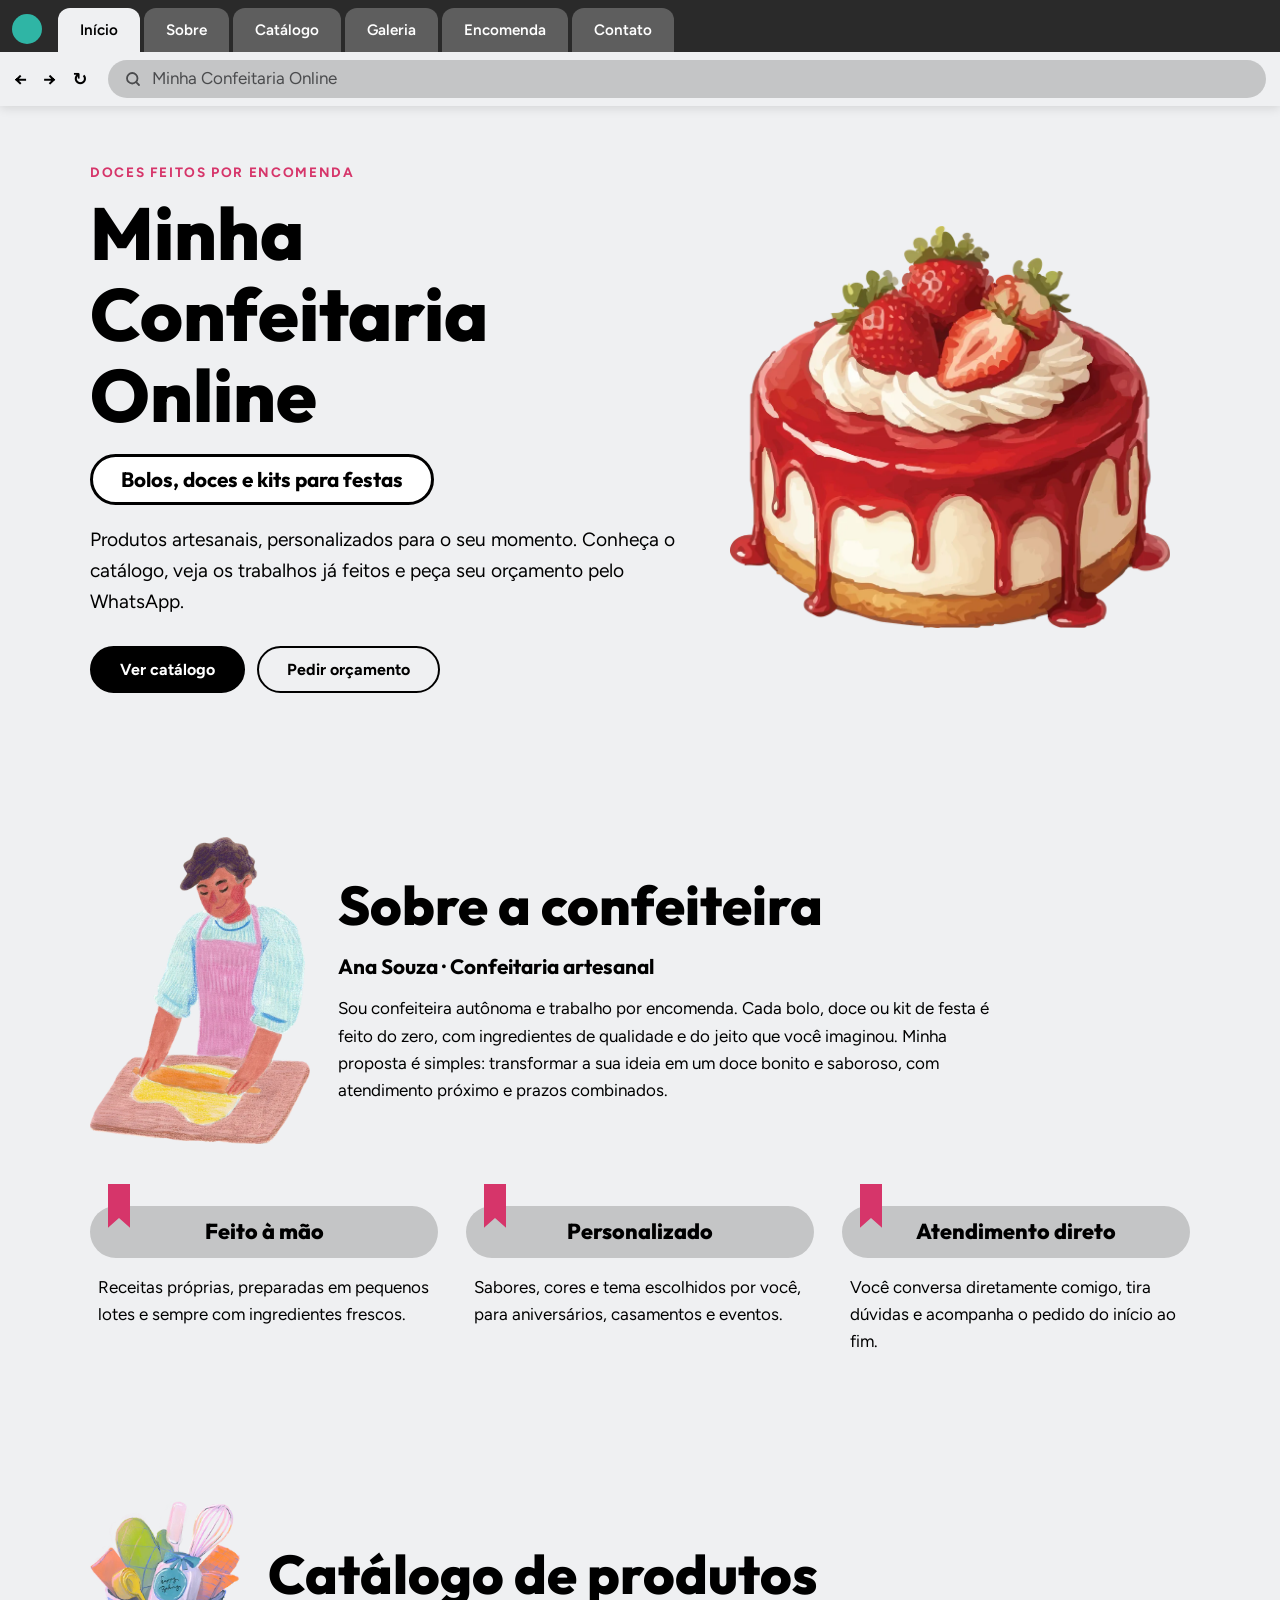
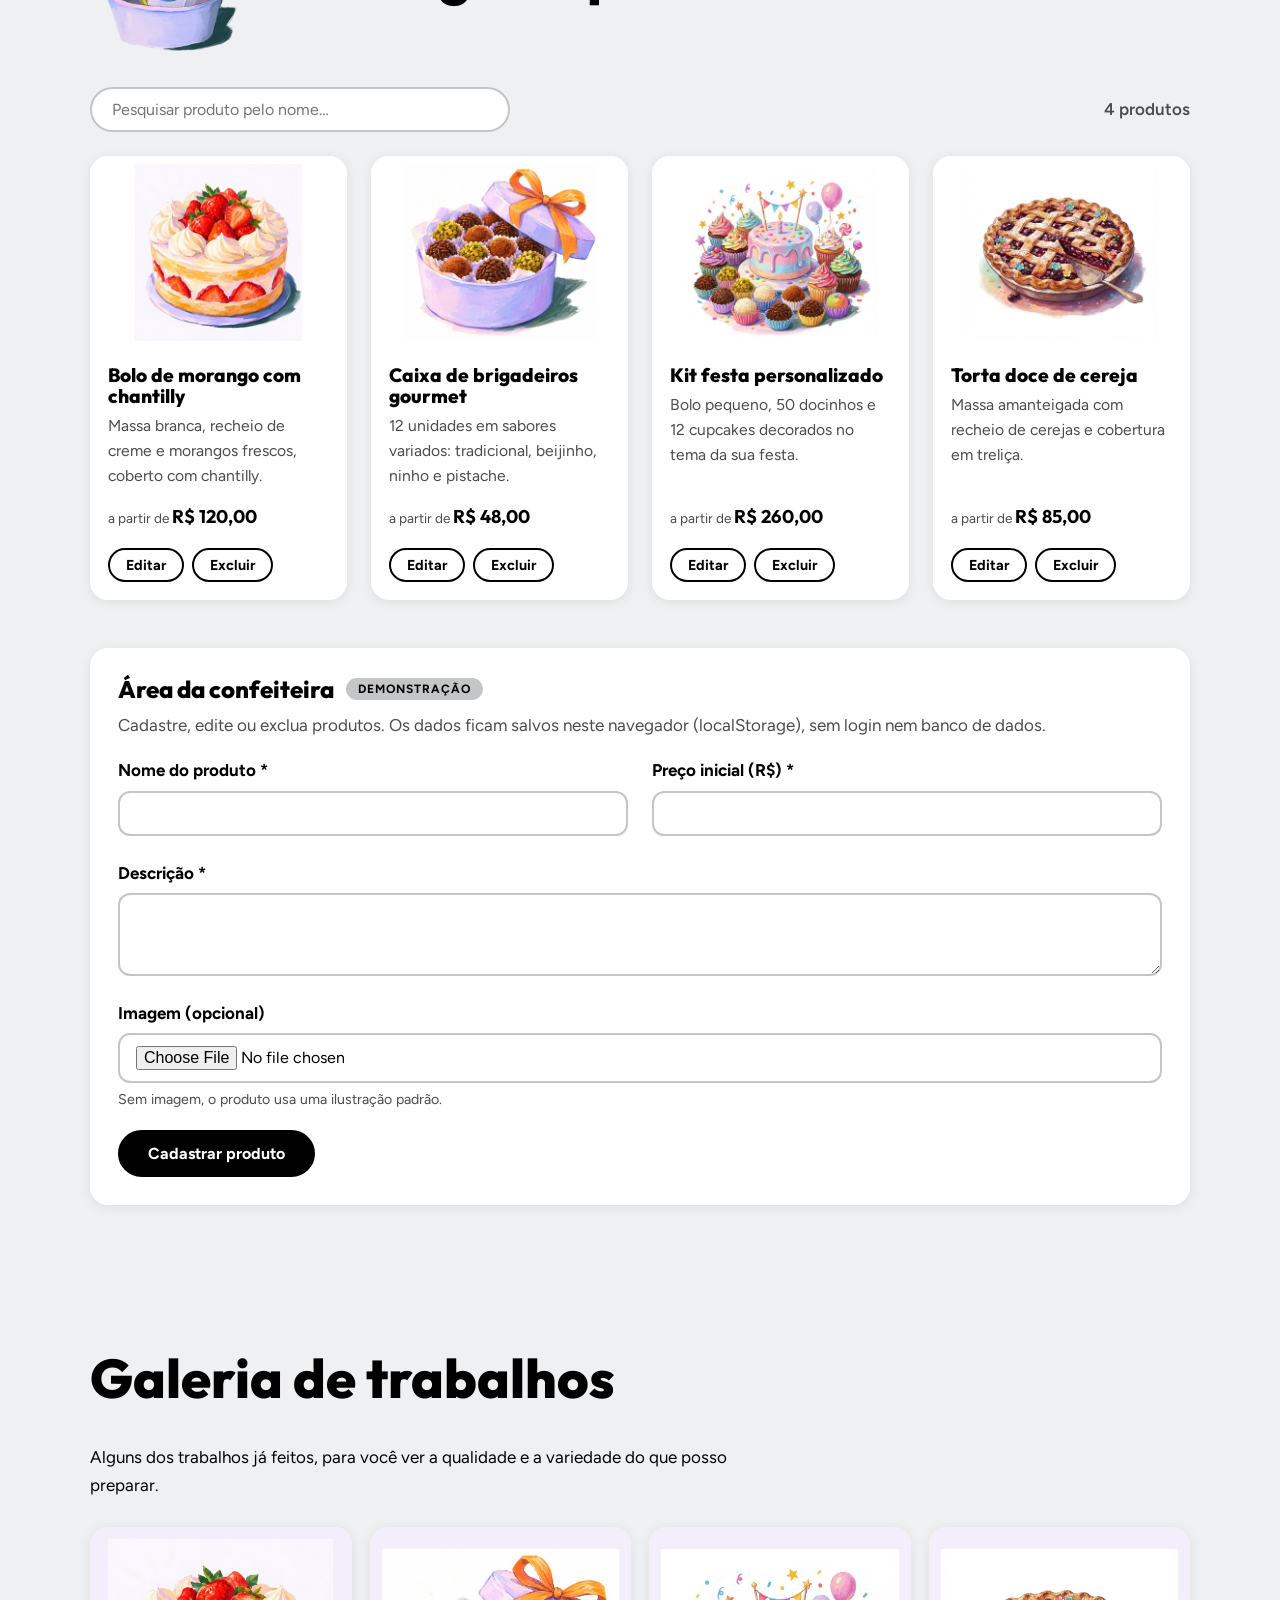
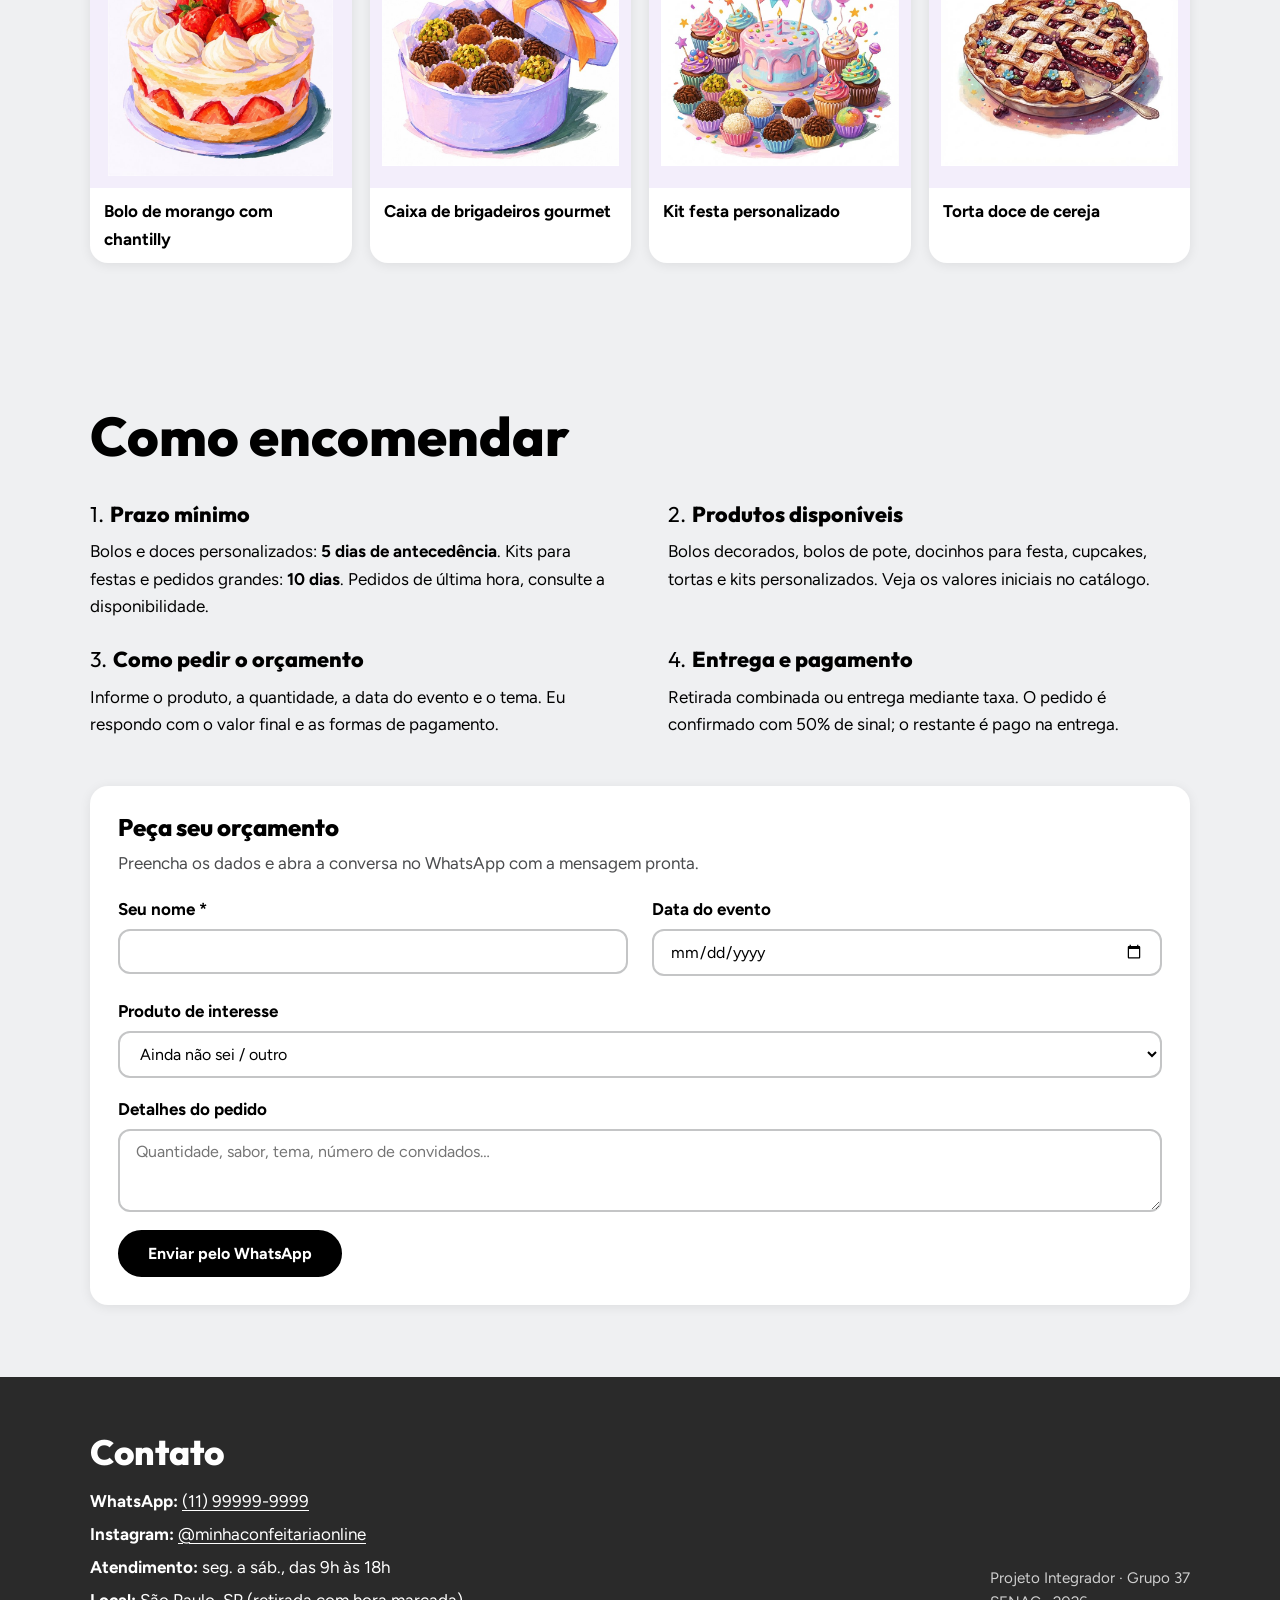
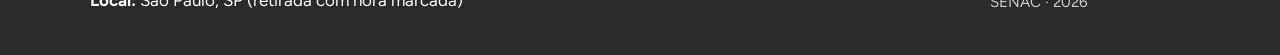
<file: index.html>
<!DOCTYPE html>
<html lang="pt-BR">
<head>
  <meta charset="UTF-8">
  <meta name="viewport" content="width=device-width, initial-scale=1">
  <title>Minha Confeitaria Online</title>
  <meta name="description" content="Bolos, doces e kits para festas feitos por encomenda. Veja o catálogo, a galeria de trabalhos e peça seu orçamento.">

  <link rel="preconnect" href="https://fonts.googleapis.com">
  <link rel="preconnect" href="https://fonts.gstatic.com" crossorigin>
  <link href="https://fonts.googleapis.com/css2?family=Figtree:wght@400;600;700&family=Outfit:wght@700;800&display=swap" rel="stylesheet">
  <link rel="stylesheet" href="style.css">
</head>
<body>

  <!-- ===== Moldura de navegador (igual à apresentação): abas = menu ===== -->
  <header class="browser" id="topo">
    <div class="tabs" role="presentation">
      <span class="tabs__dot" id="tabDot" aria-hidden="true"></span>
      <nav class="tabs__list" aria-label="Seções da página">
        <a class="tab" href="#inicio">Início</a>
        <a class="tab" href="#sobre">Sobre</a>
        <a class="tab" href="#catalogo">Catálogo</a>
        <a class="tab" href="#galeria">Galeria</a>
        <a class="tab" href="#encomenda">Encomenda</a>
        <a class="tab" href="#contato">Contato</a>
      </nav>
    </div>
    <div class="urlbar" aria-hidden="true">
      <span class="urlbar__btns">&larr; &rarr; &#x21bb;</span>
      <span class="urlbar__field">
        <svg width="18" height="18" viewBox="0 0 24 24" fill="none" stroke="currentColor" stroke-width="2.4" stroke-linecap="round"><circle cx="11" cy="11" r="7"/><path d="M20 20l-3.5-3.5"/></svg>
        Minha Confeitaria Online
      </span>
    </div>
  </header>

  <main>

    <!-- ===== 1. INÍCIO ===== -->
    <section id="inicio" class="section hero">
      <div class="container hero__grid">
        <div>
          <p class="eyebrow">Doces feitos por encomenda</p>
          <h1>Minha Confeitaria Online</h1>
          <p class="pill-outline">Bolos, doces e kits para festas</p>
          <p class="lead">Produtos artesanais, personalizados para o seu momento. Conheça o catálogo, veja os trabalhos já feitos e peça seu orçamento pelo WhatsApp.</p>
          <div class="actions">
            <a class="btn btn--dark" href="#catalogo">Ver catálogo</a>
            <a class="btn btn--ghost" href="#encomenda">Pedir orçamento</a>
          </div>
        </div>
        <img class="hero__img" src="img/bolo.webp" alt="Ilustração de um bolo com cobertura de chantilly e calda de morango" width="900" height="821">
      </div>
    </section>

    <!-- ===== 2. SOBRE (Requisito 1 - Apresentação da confeiteira) ===== -->
    <section id="sobre" class="section">
      <div class="container">
        <div class="title-row">
          <img class="title-row__img title-row__img--tall" src="img/baker.webp" alt="Ilustração de uma confeiteira abrindo massa com um rolo" width="600" height="838">
          <div>
            <h2>Sobre a confeiteira</h2>
            <p class="subtitle">Ana Souza &middot; Confeitaria artesanal</p>
            <p class="text">Sou confeiteira autônoma e trabalho por encomenda. Cada bolo, doce ou kit de festa é feito do zero, com ingredientes de qualidade e do jeito que você imaginou. Minha proposta é simples: transformar a sua ideia em um doce bonito e saboroso, com atendimento próximo e prazos combinados.</p>
          </div>
        </div>

        <div class="trio">
          <article class="card-pill">
            <span class="bookmark" aria-hidden="true"></span>
            <h3 class="pill">Feito à mão</h3>
            <p>Receitas próprias, preparadas em pequenos lotes e sempre com ingredientes frescos.</p>
          </article>
          <article class="card-pill">
            <span class="bookmark" aria-hidden="true"></span>
            <h3 class="pill">Personalizado</h3>
            <p>Sabores, cores e tema escolhidos por você, para aniversários, casamentos e eventos.</p>
          </article>
          <article class="card-pill">
            <span class="bookmark" aria-hidden="true"></span>
            <h3 class="pill">Atendimento direto</h3>
            <p>Você conversa diretamente comigo, tira dúvidas e acompanha o pedido do início ao fim.</p>
          </article>
        </div>
      </div>
    </section>

    <!-- ===== 3. CATÁLOGO (Requisito 2) + cadastro/listagem/edição/exclusão/pesquisa ===== -->
    <section id="catalogo" class="section">
      <div class="container">
        <div class="title-row">
          <img class="title-row__img" src="img/utensilios.webp" alt="Ilustração de uma tigela com utensílios de confeitaria" width="444" height="450">
          <h2>Catálogo de produtos</h2>
        </div>

        <div class="toolbar">
          <label class="visually-hidden" for="busca">Pesquisar produto pelo nome</label>
          <input id="busca" class="input input--search" type="search" placeholder="Pesquisar produto pelo nome…" autocomplete="off">
          <p class="count" id="contador" aria-live="polite"></p>
        </div>

        <div id="catalogo-lista" class="grid"></div>
        <p id="estado-vazio" class="empty" hidden></p>

        <!-- Formulário de cadastro/edição -->
        <div class="manage" id="cadastro">
          <h3 class="manage__title">Área da confeiteira <span class="tag">demonstração</span></h3>
          <p class="manage__hint">Cadastre, edite ou exclua produtos. Os dados ficam salvos neste navegador (localStorage), sem login nem banco de dados.</p>

          <form id="form-produto" novalidate>
            <input type="hidden" id="produto-id">

            <div class="field">
              <label for="nome">Nome do produto *</label>
              <input id="nome" class="input" type="text" maxlength="60" autocomplete="off">
              <small class="error" id="erro-nome" role="alert"></small>
            </div>

            <div class="field">
              <label for="preco">Preço inicial (R$) *</label>
              <input id="preco" class="input" type="number" min="0.01" step="0.01" inputmode="decimal">
              <small class="error" id="erro-preco" role="alert"></small>
            </div>

            <div class="field field--full">
              <label for="descricao">Descrição *</label>
              <textarea id="descricao" class="input" rows="3" maxlength="200"></textarea>
              <small class="error" id="erro-descricao" role="alert"></small>
            </div>

            <div class="field field--full">
              <label for="imagem">Imagem (opcional)</label>
              <input id="imagem" class="input" type="file" accept="image/*">
              <small class="hint" id="dica-imagem">Sem imagem, o produto usa uma ilustração padrão.</small>
            </div>

            <div class="actions field--full">
              <button class="btn btn--dark" type="submit" id="btn-salvar">Cadastrar produto</button>
              <button class="btn btn--ghost" type="button" id="btn-cancelar" hidden>Cancelar edição</button>
            </div>
          </form>
        </div>
      </div>
    </section>

    <!-- ===== 4. GALERIA (Requisito 3) ===== -->
    <section id="galeria" class="section">
      <div class="container">
        <div class="title-row">
          <h2>Galeria de trabalhos</h2>
        </div>
        <p class="text text--narrow">Alguns dos trabalhos já feitos, para você ver a qualidade e a variedade do que posso preparar.</p>

        <!-- Troque as imagens abaixo pelas fotos reais (mantenha o atributo alt descritivo) -->
        <div class="gallery">
          <figure><img src="img/bolo-morango.jpg" alt="Bolo recheado com morangos e chantilly sobre um prato lilás" loading="lazy"><figcaption>Bolo de morango com chantilly</figcaption></figure>
          <figure><img src="img/brigadeiros.jpg" alt="Caixa lilás com laço laranja cheia de brigadeiros variados" loading="lazy"><figcaption>Caixa de brigadeiros gourmet</figcaption></figure>
          <figure><img src="img/kit-festa.jpg" alt="Mesa de festa com bolo colorido, cupcakes e docinhos" loading="lazy"><figcaption>Kit festa personalizado</figcaption></figure>
          <figure><img src="img/torta-doce.jpg" alt="Torta de cereja com massa em treliça e flores de açúcar" loading="lazy"><figcaption>Torta doce de cereja</figcaption></figure>
        </div>
      </div>
    </section>

    <!-- ===== 5. ENCOMENDA (Requisito 4) ===== -->
    <section id="encomenda" class="section">
      <div class="container">
        <div class="title-row">
          <h2>Como encomendar</h2>
        </div>

        <div class="duo">
          <article>
            <h3 class="num"><span>1.</span>Prazo mínimo</h3>
            <p class="text">Bolos e doces personalizados: <strong>5 dias de antecedência</strong>. Kits para festas e pedidos grandes: <strong>10 dias</strong>. Pedidos de última hora, consulte a disponibilidade.</p>
          </article>
          <article>
            <h3 class="num"><span>2.</span>Produtos disponíveis</h3>
            <p class="text">Bolos decorados, bolos de pote, docinhos para festa, cupcakes, tortas e kits personalizados. Veja os valores iniciais no catálogo.</p>
          </article>
          <article>
            <h3 class="num"><span>3.</span>Como pedir o orçamento</h3>
            <p class="text">Informe o produto, a quantidade, a data do evento e o tema. Eu respondo com o valor final e as formas de pagamento.</p>
          </article>
          <article>
            <h3 class="num"><span>4.</span>Entrega e pagamento</h3>
            <p class="text">Retirada combinada ou entrega mediante taxa. O pedido é confirmado com 50% de sinal; o restante é pago na entrega.</p>
          </article>
        </div>

        <!-- Formulário que abre o WhatsApp com a mensagem pronta -->
        <form id="form-orcamento" class="manage" novalidate>
          <h3 class="manage__title">Peça seu orçamento</h3>
          <p class="manage__hint">Preencha os dados e abra a conversa no WhatsApp com a mensagem pronta.</p>

          <div class="field">
            <label for="o-nome">Seu nome *</label>
            <input id="o-nome" class="input" type="text" maxlength="60" autocomplete="name">
            <small class="error" id="erro-o-nome" role="alert"></small>
          </div>
          <div class="field">
            <label for="o-data">Data do evento</label>
            <input id="o-data" class="input" type="date">
          </div>
          <div class="field field--full">
            <label for="o-produto">Produto de interesse</label>
            <select id="o-produto" class="input"></select>
          </div>
          <div class="field field--full">
            <label for="o-msg">Detalhes do pedido</label>
            <textarea id="o-msg" class="input" rows="3" maxlength="300" placeholder="Quantidade, sabor, tema, número de convidados…"></textarea>
          </div>
          <div class="actions field--full">
            <button class="btn btn--dark" type="submit">Enviar pelo WhatsApp</button>
          </div>
        </form>
      </div>
    </section>

  </main>

  <!-- ===== 6. CONTATO ===== -->
  <footer id="contato" class="footer">
    <div class="container footer__grid">
      <div>
        <h2 class="footer__title">Contato</h2>
        <ul class="contact">
          <li><strong>WhatsApp:</strong> <a href="https://wa.me/5511999999999" target="_blank" rel="noopener">(11) 99999-9999</a></li>
          <li><strong>Instagram:</strong> <a href="https://www.instagram.com/" target="_blank" rel="noopener">@minhaconfeitariaonline</a></li>
          <li><strong>Atendimento:</strong> seg. a sáb., das 9h às 18h</li>
          <li><strong>Local:</strong> São Paulo, SP (retirada com hora marcada)</li>
        </ul>
      </div>
      <p class="footer__note">Projeto Integrador &middot; Grupo 37<br>SENAC &middot; 2026</p>
    </div>
  </footer>

  <!-- Aviso de sucesso/erro -->
  <div id="toast" class="toast" role="status" aria-live="polite" hidden></div>

  <script src="script.js"></script>
</body>
</html>
</file>
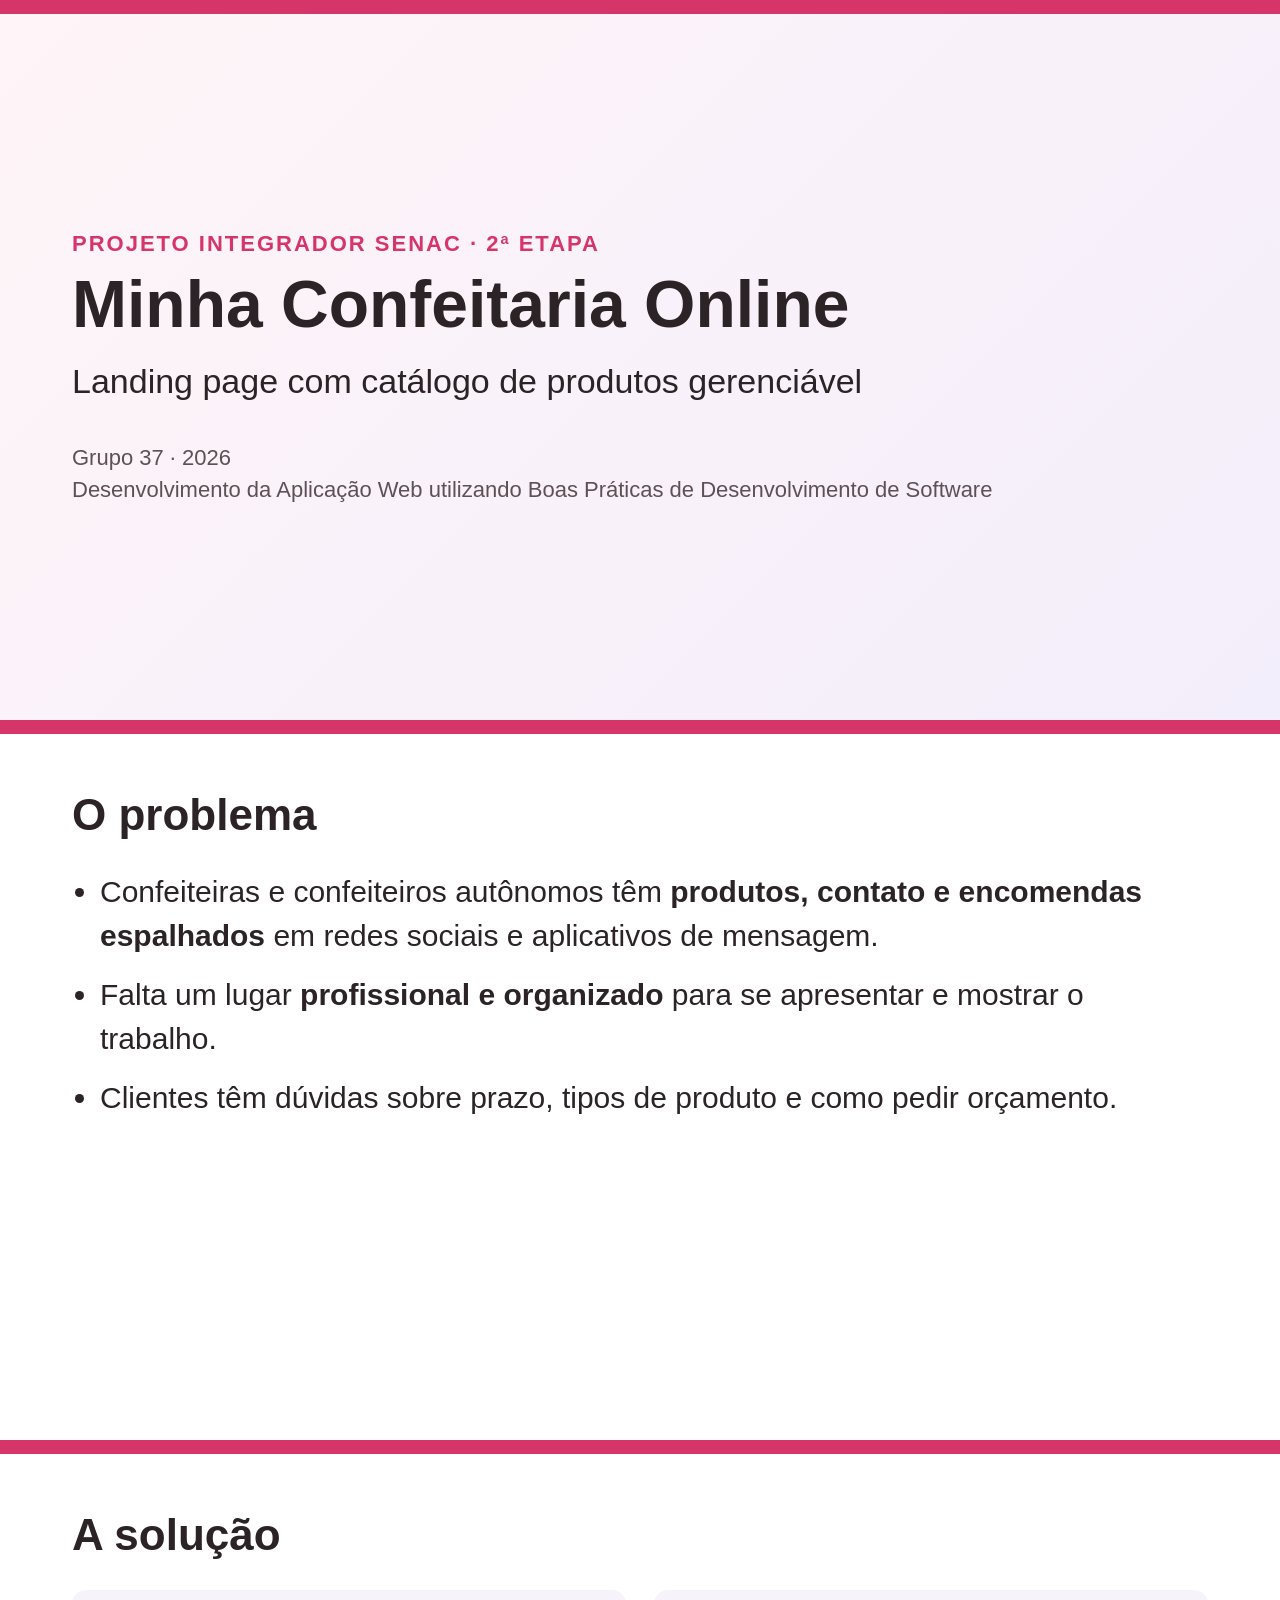
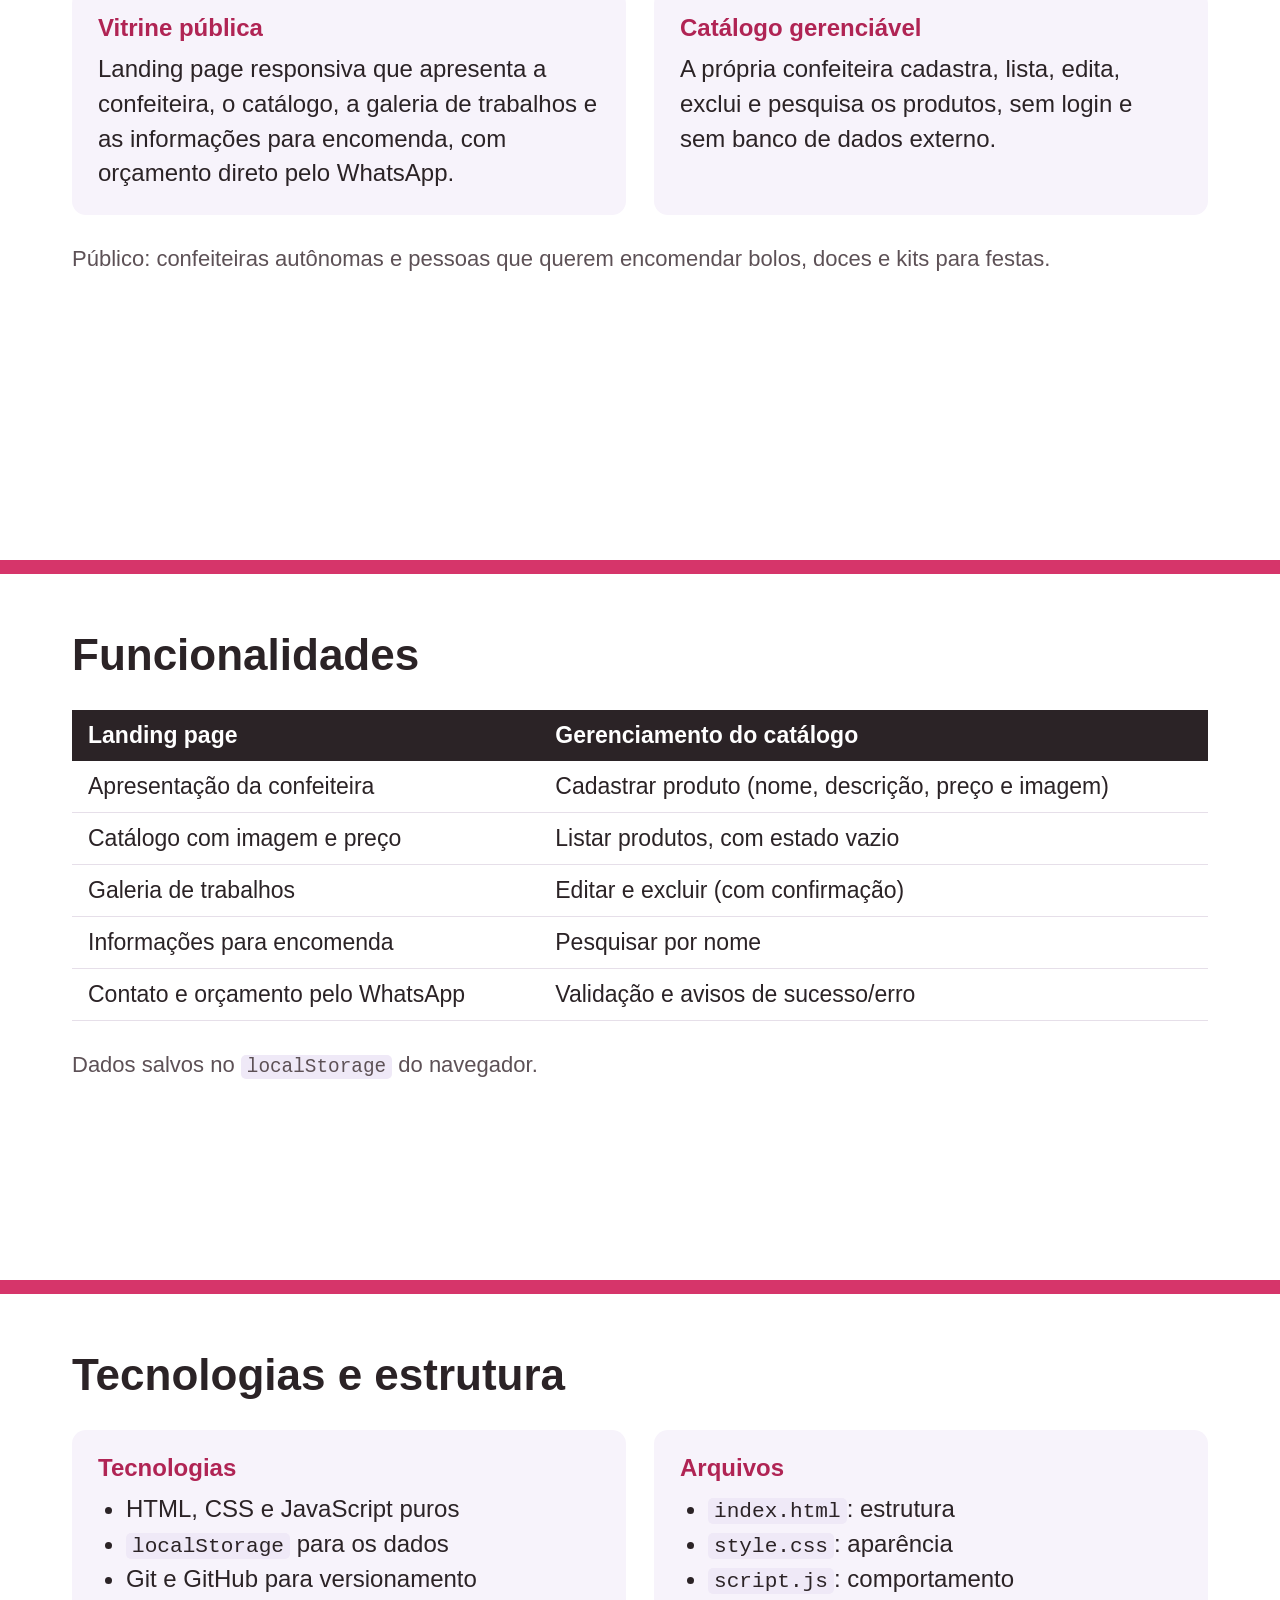
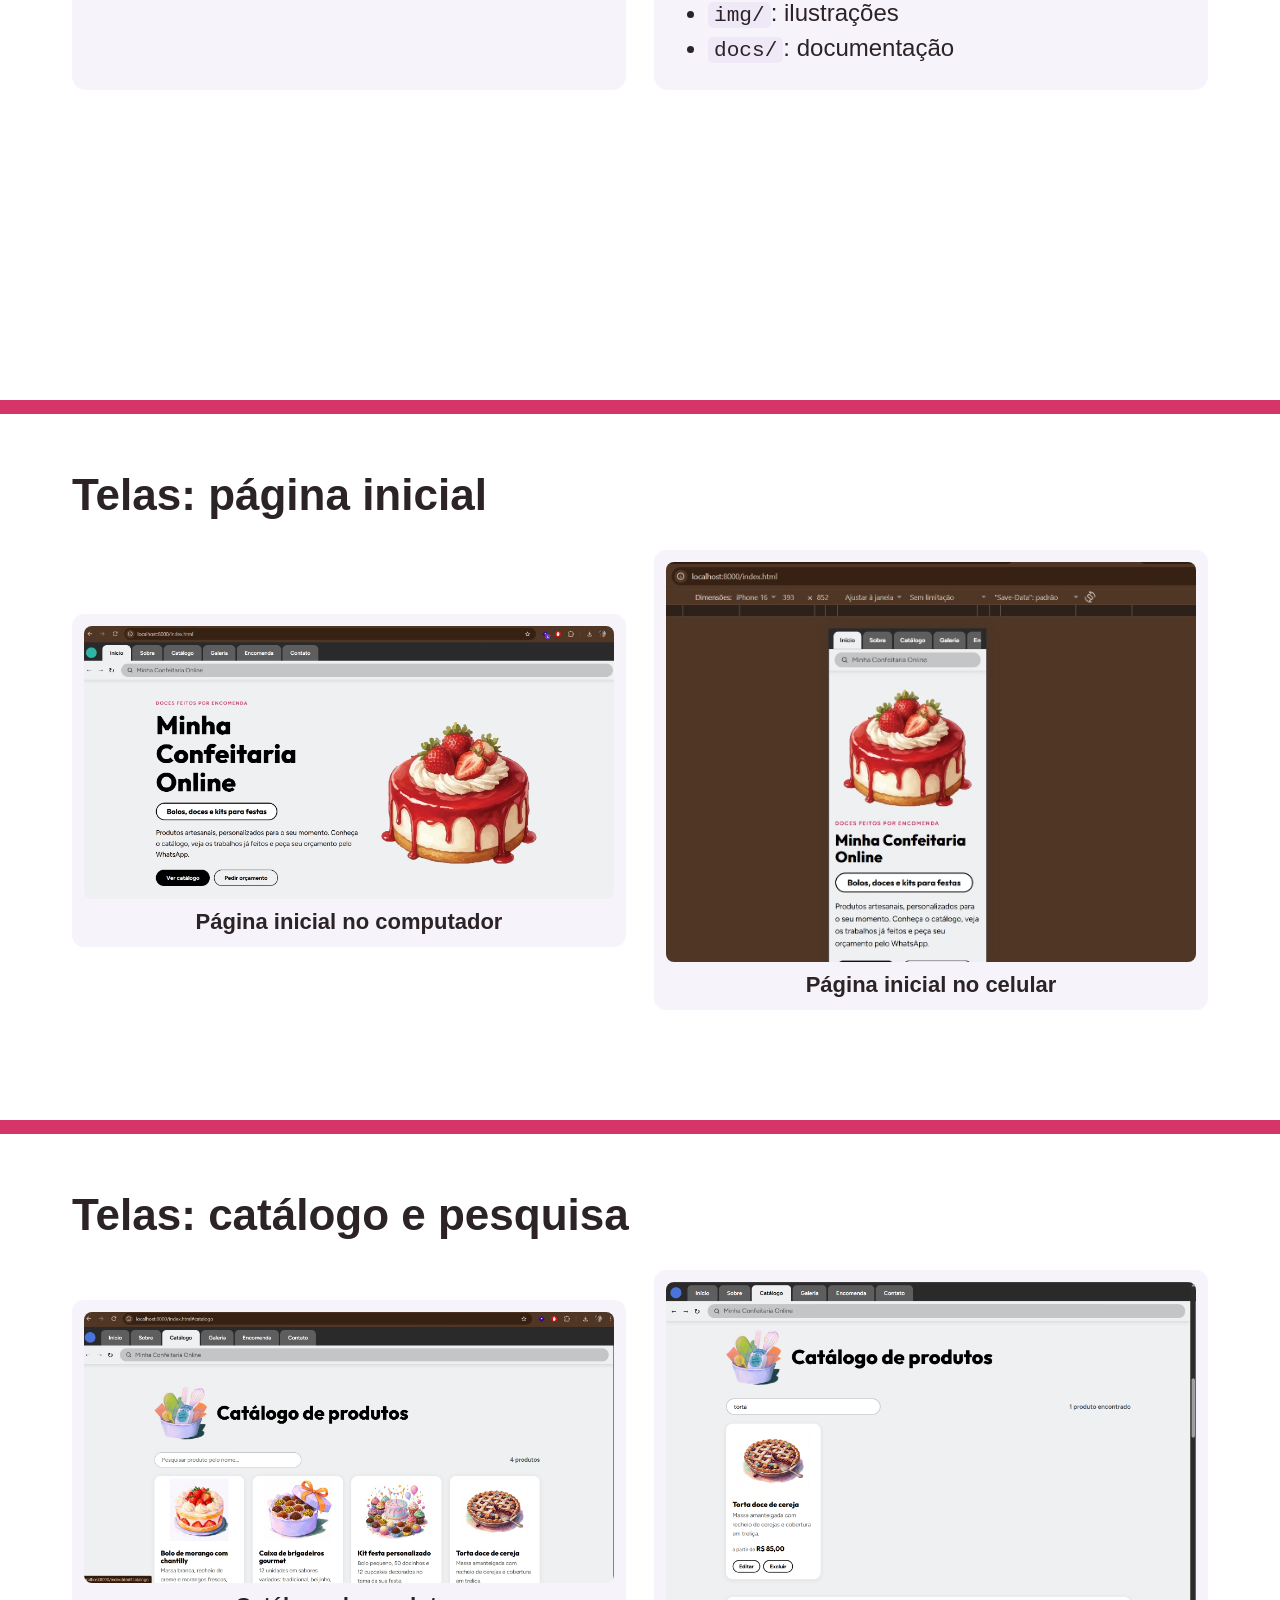
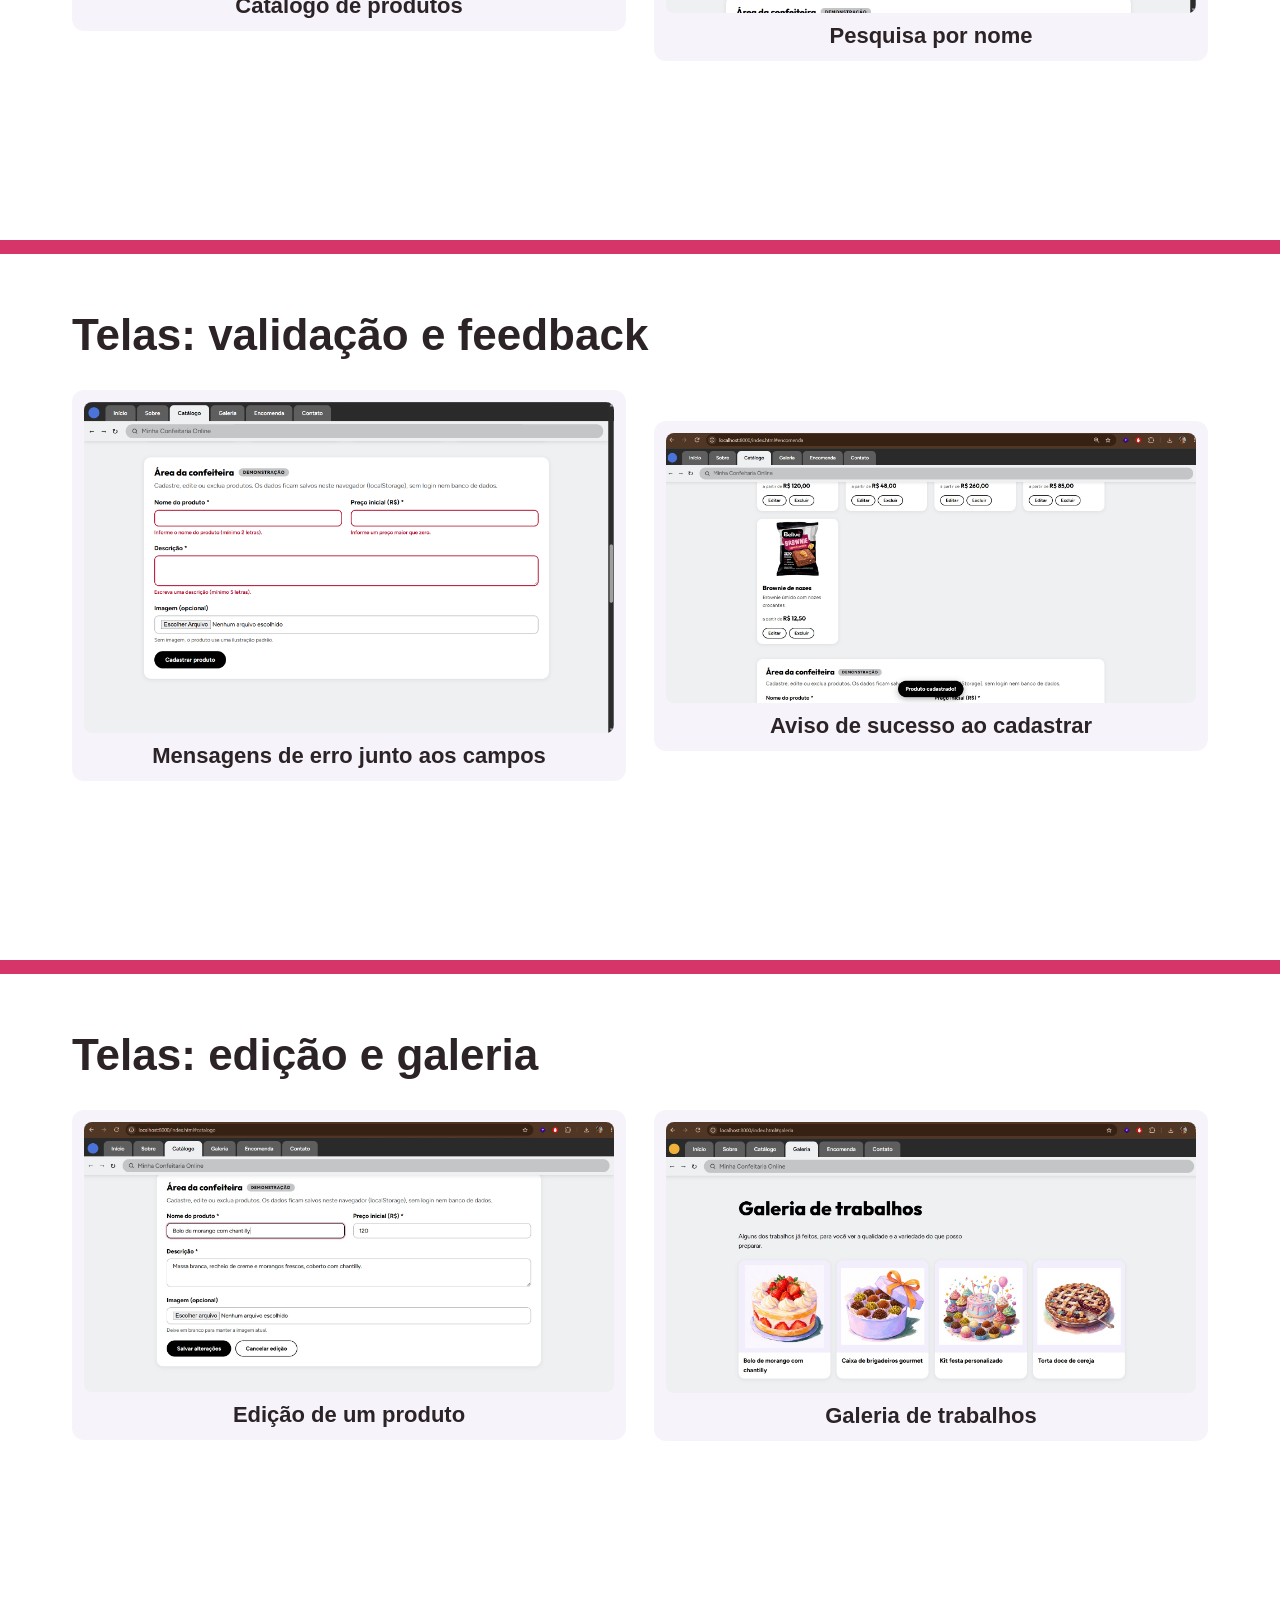
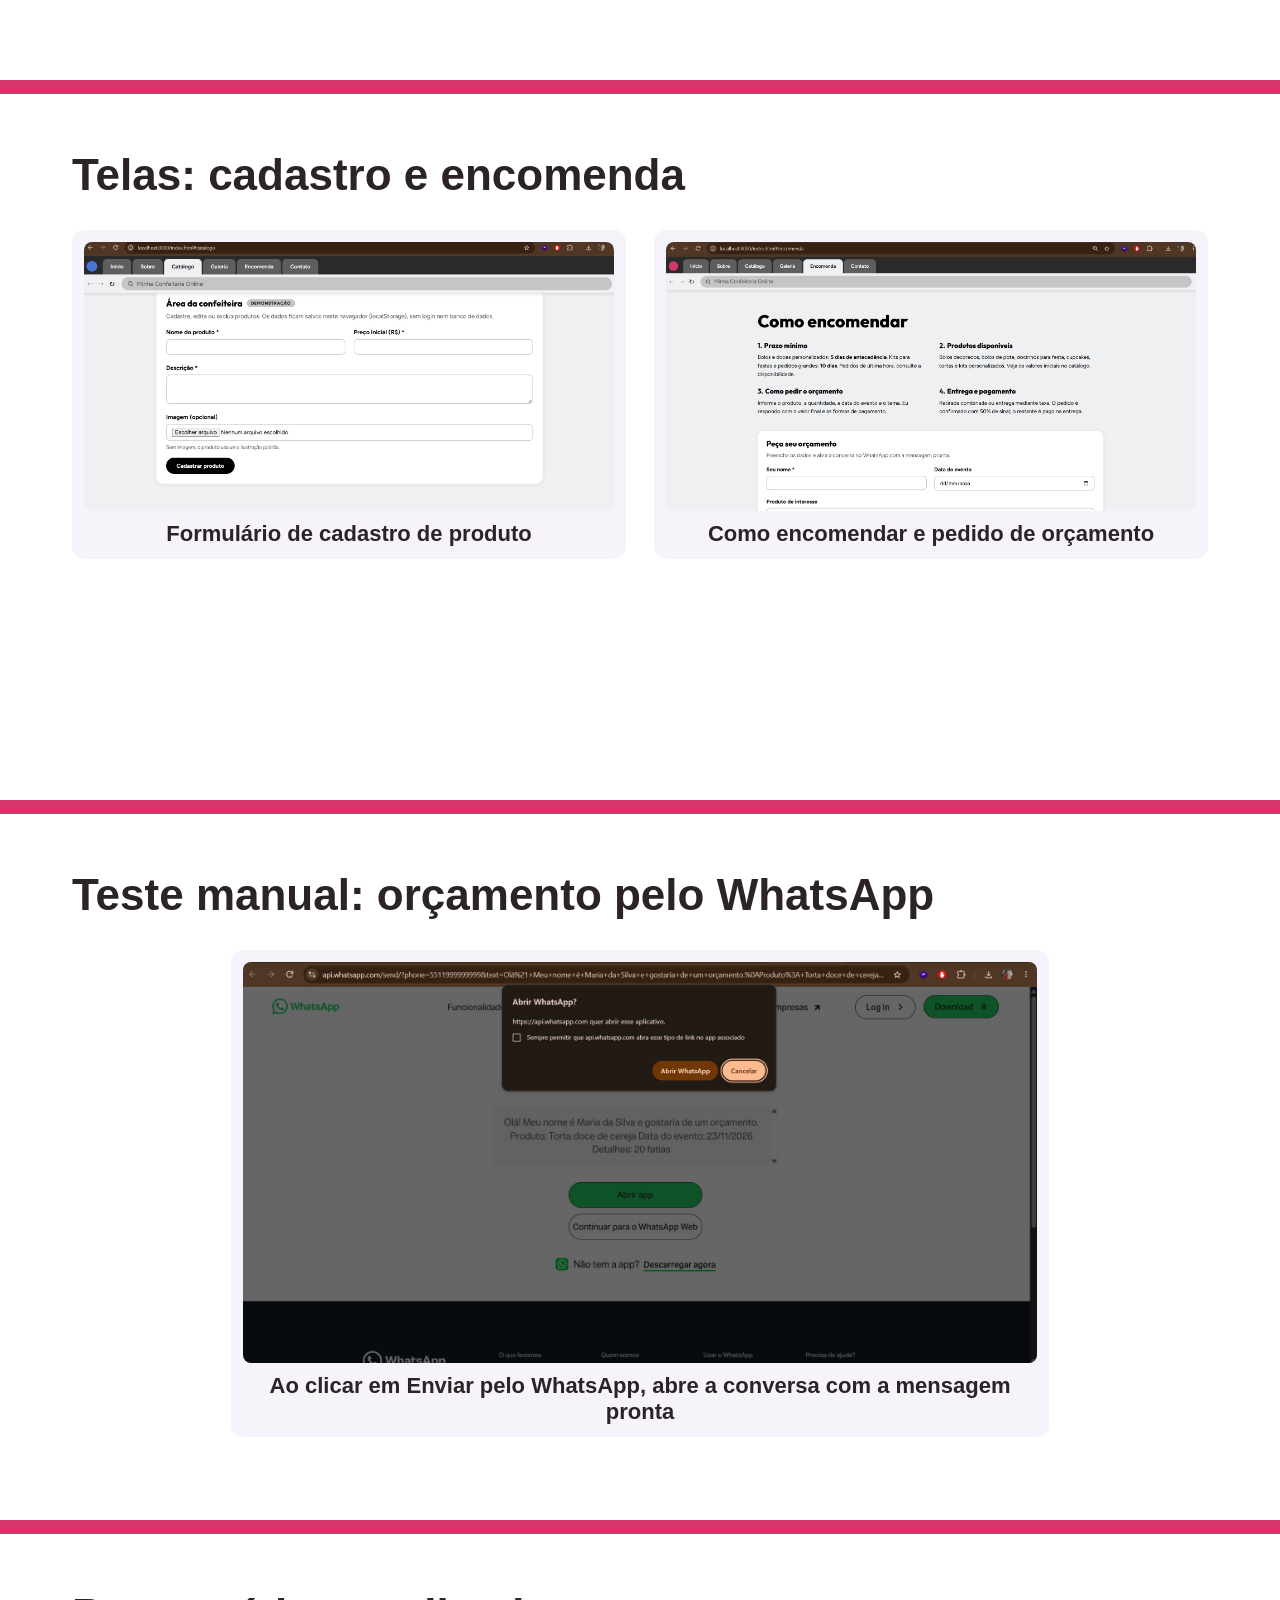
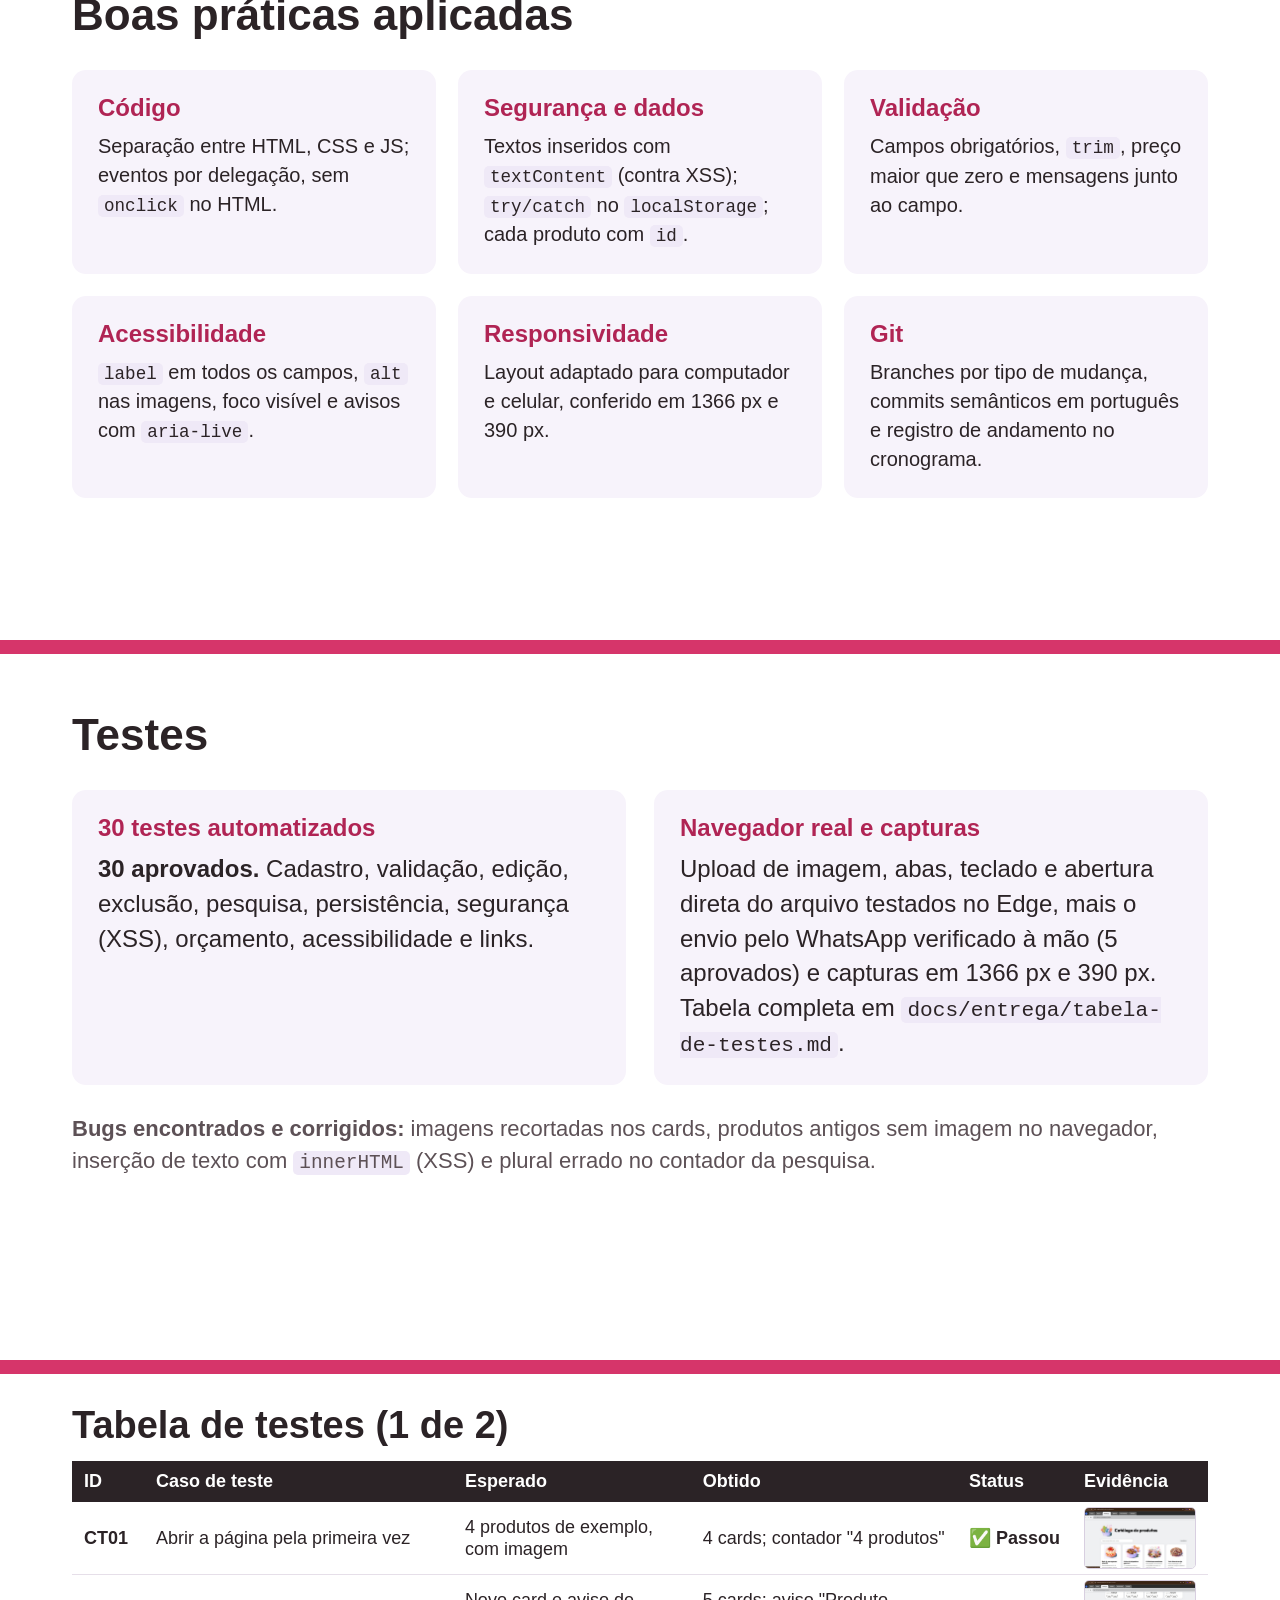
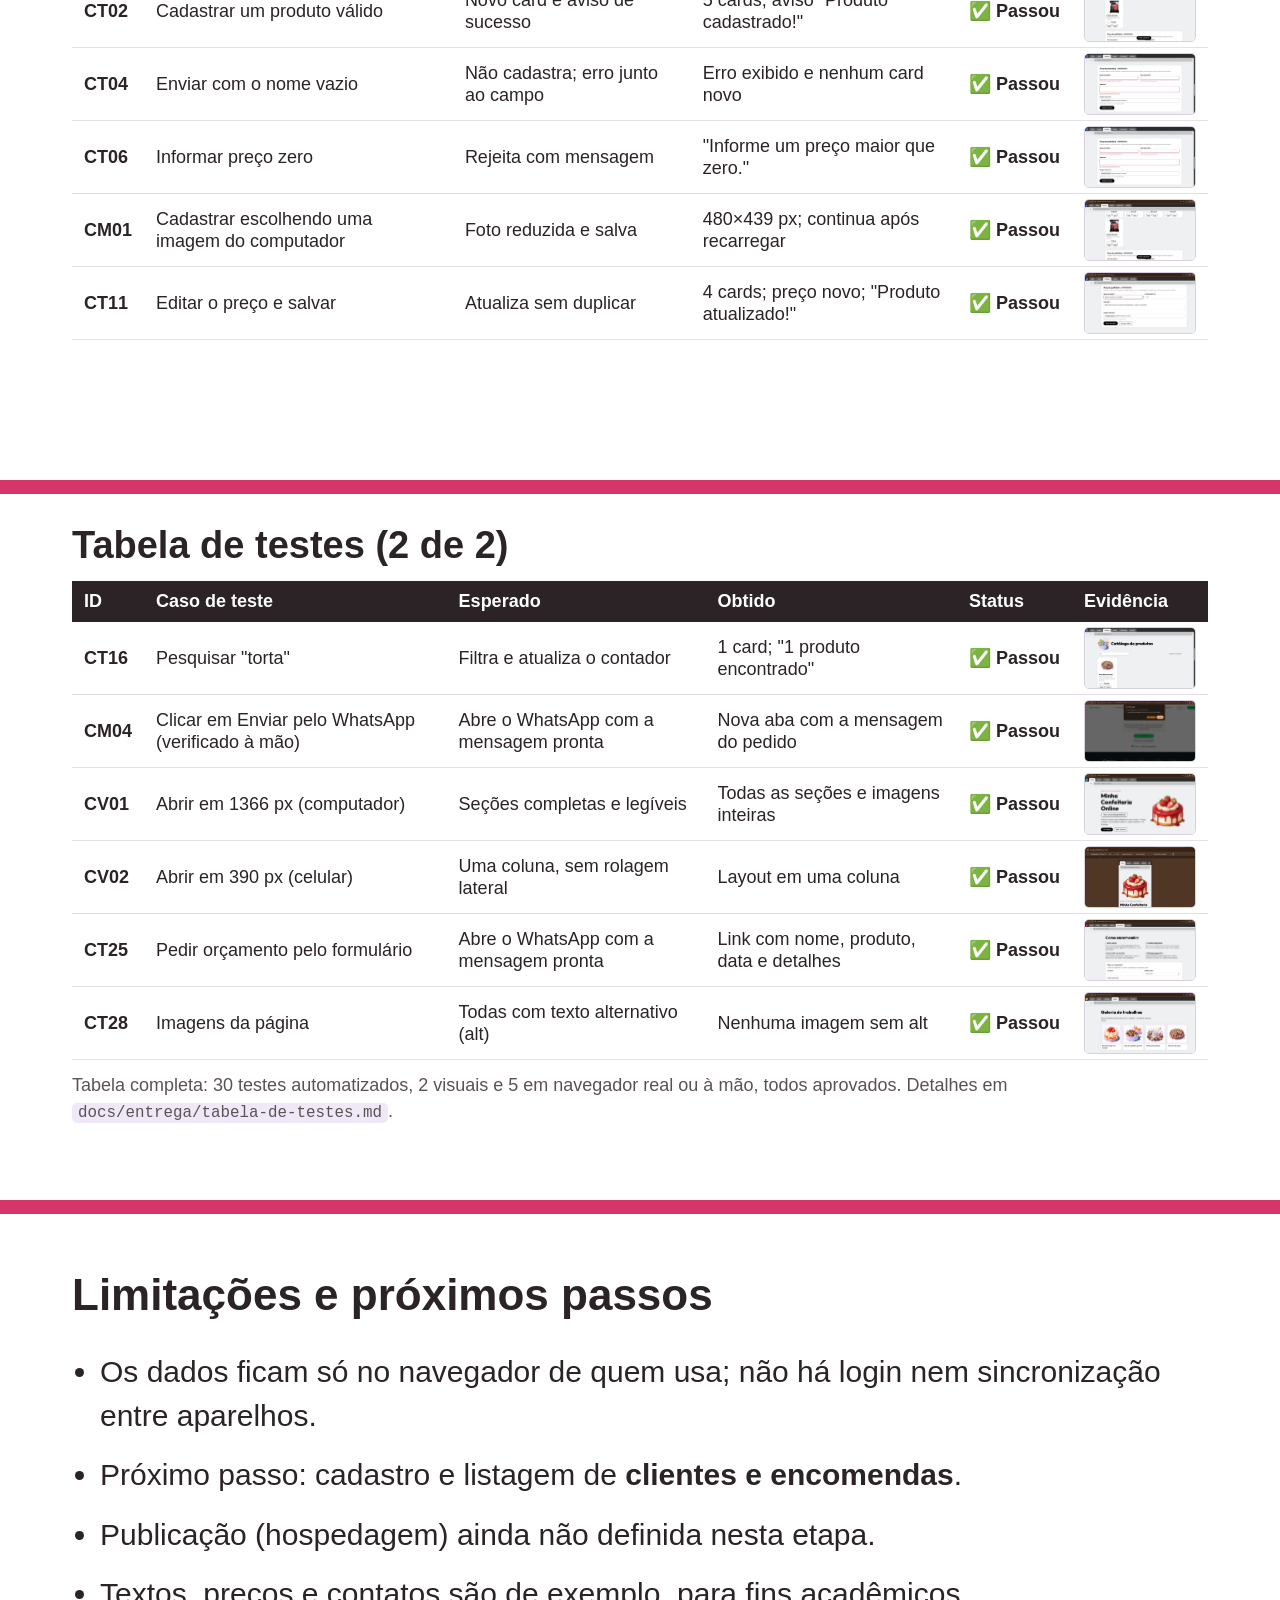
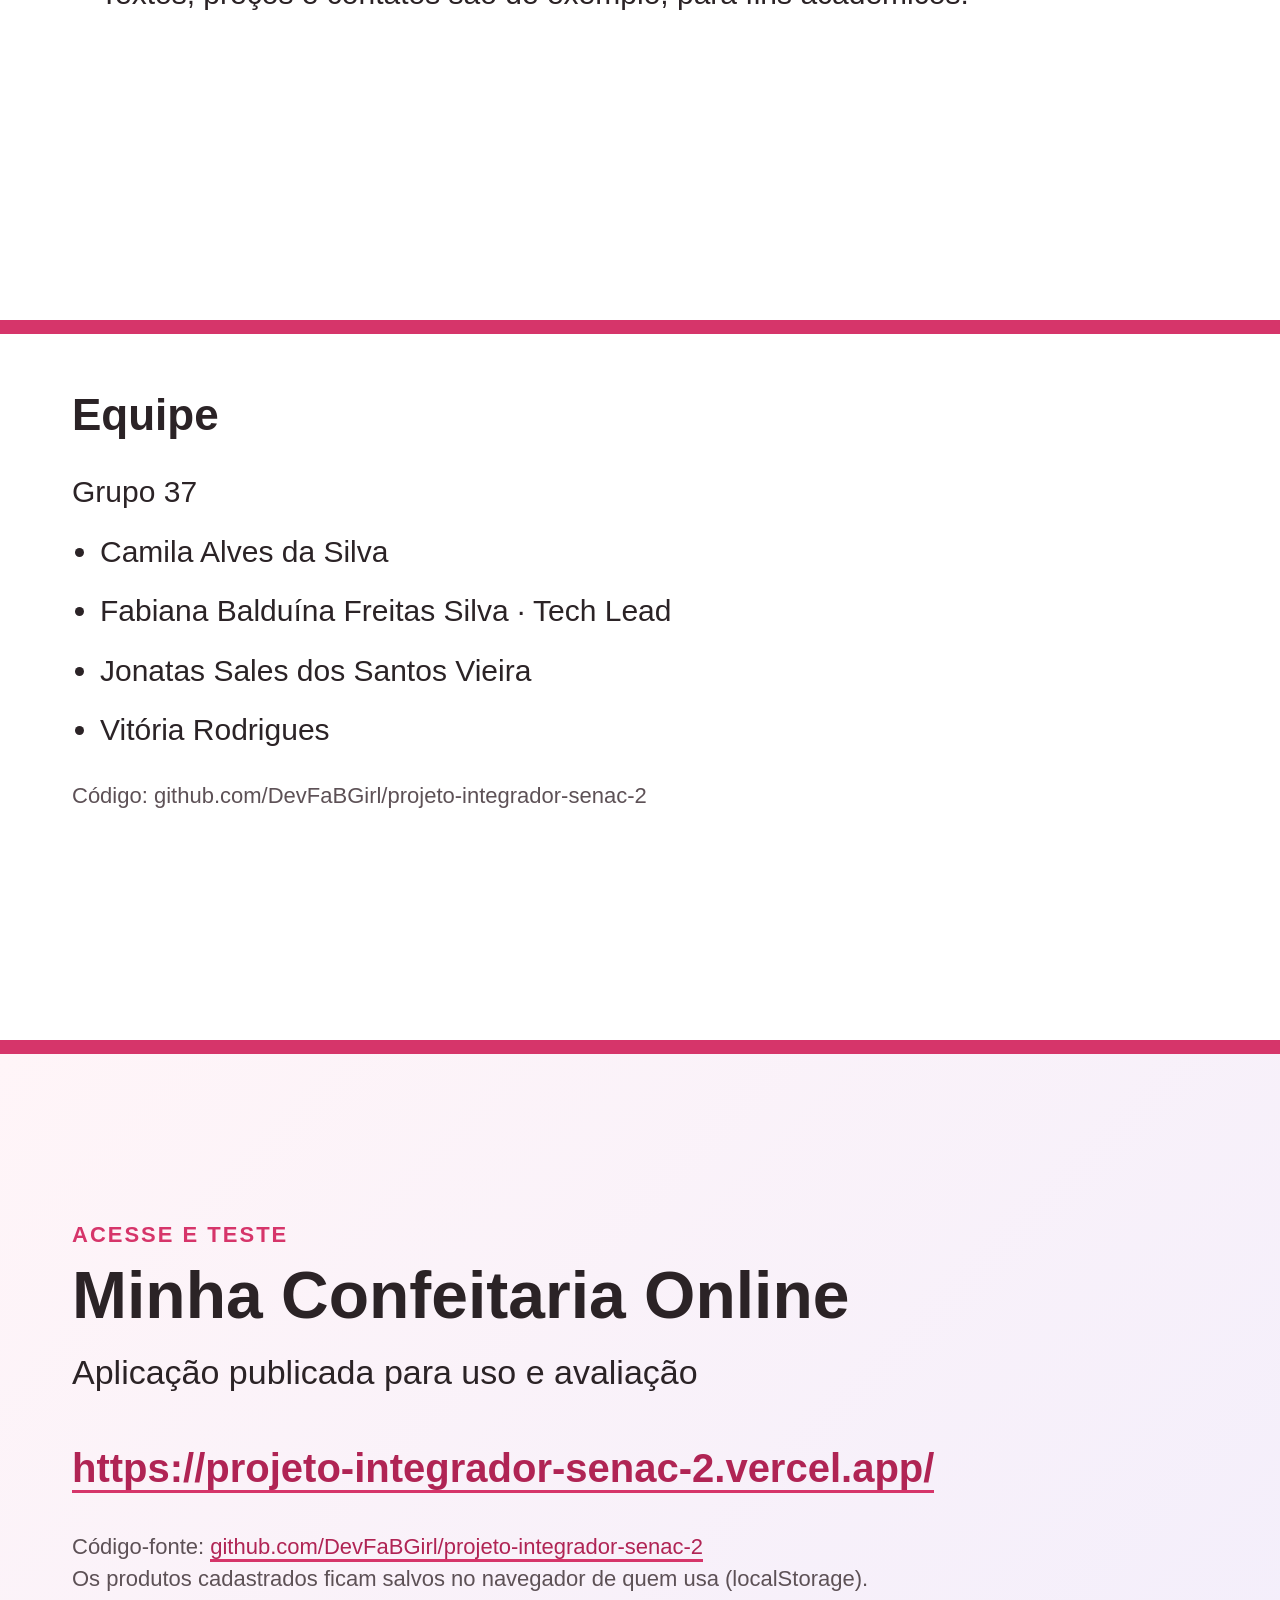
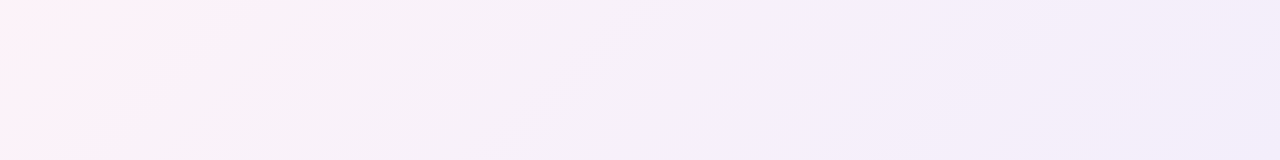
<file: docs/entrega/apresentacao.html>
<!doctype html>
<html lang="pt-BR"><head><meta charset="utf-8"><title>Minha Confeitaria Online - Apresentação</title>
<style>
@page { size: 1280px 720px; margin: 0; }
* { box-sizing: border-box; margin: 0; padding: 0; }
body { font-family: "Segoe UI", Arial, sans-serif; color: #2b2326; }
.slide { width: 1280px; height: 720px; padding: 56px 72px; page-break-after: always; background: #fff; position: relative; overflow: hidden; border-top: 14px solid #d6356a; }
.slide:last-child { page-break-after: auto; }
h1 { font-size: 66px; line-height: 1.05; margin: 10px 0 18px; }
h2 { font-size: 44px; margin-bottom: 30px; color: #2b2326; }
h3 { font-size: 24px; margin-bottom: 10px; color: #b02454; }
p, li { font-size: 24px; line-height: 1.45; }
ul { padding-left: 28px; }
ul.grande li, p.grande { font-size: 30px; margin-bottom: 16px; }
.capa { background: linear-gradient(135deg, #fff5f8, #f3eefb); display: flex; flex-direction: column; justify-content: center; }
.etq { font-size: 22px; letter-spacing: 2px; text-transform: uppercase; color: #d6356a; font-weight: 700; }
.sub { font-size: 34px; margin-bottom: 36px; }
.meta { font-size: 22px; color: #5d5156; }
.duas { display: grid; grid-template-columns: 1fr 1fr; gap: 28px; }
.trio { display: grid; grid-template-columns: 1fr 1fr 1fr; gap: 22px; }
.caixa { background: #f7f3fb; border-radius: 14px; padding: 24px 26px; }
.trio .caixa p { font-size: 20px; }
.nota { margin-top: 28px; font-size: 22px; color: #5d5156; }
code { background: #efe9f7; padding: 1px 6px; border-radius: 5px; font-size: .88em; }
table { width: 100%; border-collapse: collapse; font-size: 23px; }
th { text-align: left; background: #2b2326; color: #fff; padding: 12px 16px; }
td { padding: 12px 16px; border-bottom: 1px solid #e6dfe9; }
.telas { display: grid; grid-template-columns: 1fr 1fr; gap: 28px; }
figure { background: #f7f3fb; border-radius: 12px; padding: 12px; }
figure img { max-width: 100%; max-height: 430px; width: auto; height: auto; margin: 0 auto; background: #fff; border-radius: 8px; display: block; }
.telas { align-items: center; }
.telas.um { grid-template-columns: 1fr; width: 72%; margin: 0 auto; }
figure .vazio { height: 430px; display: flex; flex-direction: column; align-items: center; justify-content: center; text-align: center; border: 3px dashed #c9bfd3; border-radius: 8px; color: #7a6f80; font-size: 24px; line-height: 1.6; }
figcaption { text-align: center; font-size: 22px; font-weight: 600; margin-top: 10px; }
table.tt { font-size: 18px; }
table.tt th { padding: 10px 12px; }
table.tt td { padding: 5px 12px; vertical-align: middle; line-height: 1.25; }
table.tt td.id { font-weight: 700; white-space: nowrap; }
table.tt td.st { white-space: nowrap; font-weight: 600; }
table.tt td.ev { width: 130px; }
table.tt td.ev img { display: block; width: 112px; height: 62px; object-fit: cover; object-position: top left; border-radius: 5px; border: 1px solid #d8cfe0; }
.tabela { padding-top: 30px; }
.tabela h2 { font-size: 38px; margin-bottom: 14px; }
.tabela .nota { margin-top: 12px; font-size: 18px; }
table.tt .sem { color: #7a6f80; font-size: 16px; }
.acesso .link { font-size: 40px; font-weight: 700; margin: 6px 0 34px; }
.acesso a { color: #b02454; text-decoration: none; border-bottom: 3px solid #d6356a; }
</style></head><body>

<section class="slide capa">
  <p class="etq">Projeto Integrador SENAC · 2ª etapa</p>
  <h1>Minha Confeitaria Online</h1>
  <p class="sub">Landing page com catálogo de produtos gerenciável</p>
  <p class="meta">Grupo 37 · 2026<br>Desenvolvimento da Aplicação Web utilizando Boas Práticas de Desenvolvimento de Software</p>
</section>

<section class="slide">
  <h2>O problema</h2>
  <ul class="grande">
    <li>Confeiteiras e confeiteiros autônomos têm <strong>produtos, contato e encomendas espalhados</strong> em redes sociais e aplicativos de mensagem.</li>
    <li>Falta um lugar <strong>profissional e organizado</strong> para se apresentar e mostrar o trabalho.</li>
    <li>Clientes têm dúvidas sobre prazo, tipos de produto e como pedir orçamento.</li>
  </ul>
</section>

<section class="slide">
  <h2>A solução</h2>
  <div class="duas">
    <div class="caixa"><h3>Vitrine pública</h3><p>Landing page responsiva que apresenta a confeiteira, o catálogo, a galeria de trabalhos e as informações para encomenda, com orçamento direto pelo WhatsApp.</p></div>
    <div class="caixa"><h3>Catálogo gerenciável</h3><p>A própria confeiteira cadastra, lista, edita, exclui e pesquisa os produtos, sem login e sem banco de dados externo.</p></div>
  </div>
  <p class="nota">Público: confeiteiras autônomas e pessoas que querem encomendar bolos, doces e kits para festas.</p>
</section>

<section class="slide">
  <h2>Funcionalidades</h2>
  <table>
    <tr><th>Landing page</th><th>Gerenciamento do catálogo</th></tr>
    <tr><td>Apresentação da confeiteira</td><td>Cadastrar produto (nome, descrição, preço e imagem)</td></tr>
    <tr><td>Catálogo com imagem e preço</td><td>Listar produtos, com estado vazio</td></tr>
    <tr><td>Galeria de trabalhos</td><td>Editar e excluir (com confirmação)</td></tr>
    <tr><td>Informações para encomenda</td><td>Pesquisar por nome</td></tr>
    <tr><td>Contato e orçamento pelo WhatsApp</td><td>Validação e avisos de sucesso/erro</td></tr>
  </table>
  <p class="nota">Dados salvos no <code>localStorage</code> do navegador.</p>
</section>

<section class="slide">
  <h2>Tecnologias e estrutura</h2>
  <div class="duas">
    <div class="caixa"><h3>Tecnologias</h3><ul><li>HTML, CSS e JavaScript puros</li><li><code>localStorage</code> para os dados</li><li>Git e GitHub para versionamento</li></ul></div>
    <div class="caixa"><h3>Arquivos</h3><ul><li><code>index.html</code>: estrutura</li><li><code>style.css</code>: aparência</li><li><code>script.js</code>: comportamento</li><li><code>img/</code>: ilustrações</li><li><code>docs/</code>: documentação</li></ul></div>
  </div>
</section>

<section class="slide">
  <h2>Telas: página inicial</h2>
  <div class="telas"><figure><img src="img/01-landing-desktop.jpg" alt="Página inicial no computador"><figcaption>Página inicial no computador</figcaption></figure><figure><img src="img/02-landing-celular.jpg" alt="Página inicial no celular"><figcaption>Página inicial no celular</figcaption></figure></div>
</section>

<section class="slide">
  <h2>Telas: catálogo e pesquisa</h2>
  <div class="telas"><figure><img src="img/03-catalogo.jpg" alt="Catálogo de produtos"><figcaption>Catálogo de produtos</figcaption></figure><figure><img src="img/08-pesquisa.png" alt="Pesquisa por nome"><figcaption>Pesquisa por nome</figcaption></figure></div>
</section>

<section class="slide">
  <h2>Telas: validação e feedback</h2>
  <div class="telas"><figure><img src="img/05-erro-validacao.png" alt="Mensagens de erro junto aos campos"><figcaption>Mensagens de erro junto aos campos</figcaption></figure><figure><img src="img/06-cadastro-sucesso.jpg" alt="Aviso de sucesso ao cadastrar"><figcaption>Aviso de sucesso ao cadastrar</figcaption></figure></div>
</section>

<section class="slide">
  <h2>Telas: edição e galeria</h2>
  <div class="telas"><figure><img src="img/07-edicao%20de%20um%20produto.jpg" alt="Edição de um produto"><figcaption>Edição de um produto</figcaption></figure><figure><img src="img/09-galeria%20de%20trabalhos.jpg" alt="Galeria de trabalhos"><figcaption>Galeria de trabalhos</figcaption></figure></div>
</section>

<section class="slide">
  <h2>Telas: cadastro e encomenda</h2>
  <div class="telas"><figure><img src="img/04-formulario-cadastro_encomenda.jpg" alt="Formulário de cadastro de produto"><figcaption>Formulário de cadastro de produto</figcaption></figure><figure><img src="img/10-encomenda.jpg" alt="Como encomendar e pedido de orçamento"><figcaption>Como encomendar e pedido de orçamento</figcaption></figure></div>
</section>

<section class="slide">
  <h2>Teste manual: orçamento pelo WhatsApp</h2>
  <div class="telas um"><figure><img src="img/11-whatsapp.jpg" alt="Ao clicar em Enviar pelo WhatsApp, abre a conversa com a mensagem pronta"><figcaption>Ao clicar em Enviar pelo WhatsApp, abre a conversa com a mensagem pronta</figcaption></figure></div>
</section>

<section class="slide">
  <h2>Boas práticas aplicadas</h2>
  <div class="trio">
    <div class="caixa"><h3>Código</h3><p>Separação entre HTML, CSS e JS; eventos por delegação, sem <code>onclick</code> no HTML.</p></div>
    <div class="caixa"><h3>Segurança e dados</h3><p>Textos inseridos com <code>textContent</code> (contra XSS); <code>try/catch</code> no <code>localStorage</code>; cada produto com <code>id</code>.</p></div>
    <div class="caixa"><h3>Validação</h3><p>Campos obrigatórios, <code>trim</code>, preço maior que zero e mensagens junto ao campo.</p></div>
    <div class="caixa"><h3>Acessibilidade</h3><p><code>label</code> em todos os campos, <code>alt</code> nas imagens, foco visível e avisos com <code>aria-live</code>.</p></div>
    <div class="caixa"><h3>Responsividade</h3><p>Layout adaptado para computador e celular, conferido em 1366 px e 390 px.</p></div>
    <div class="caixa"><h3>Git</h3><p>Branches por tipo de mudança, commits semânticos em português e registro de andamento no cronograma.</p></div>
  </div>
</section>

<section class="slide">
  <h2>Testes</h2>
  <div class="duas">
    <div class="caixa"><h3>30 testes automatizados</h3><p><strong>30 aprovados.</strong> Cadastro, validação, edição, exclusão, pesquisa, persistência, segurança (XSS), orçamento, acessibilidade e links.</p></div>
    <div class="caixa"><h3>Navegador real e capturas</h3><p>Upload de imagem, abas, teclado e abertura direta do arquivo testados no Edge, mais o envio pelo WhatsApp verificado à mão (5 aprovados) e capturas em 1366 px e 390 px. Tabela completa em <code>docs/entrega/tabela-de-testes.md</code>.</p></div>
  </div>
  <p class="nota"><strong>Bugs encontrados e corrigidos:</strong> imagens recortadas nos cards, produtos antigos sem imagem no navegador, inserção de texto com <code>innerHTML</code> (XSS) e plural errado no contador da pesquisa.</p>
</section>

<section class="slide tabela">
  <h2>Tabela de testes (1 de 2)</h2>
  <table class="tt">
    <tr><th>ID</th><th>Caso de teste</th><th>Esperado</th><th>Obtido</th><th>Status</th><th>Evidência</th></tr>
    <tr><td class="id">CT01</td><td>Abrir a página pela primeira vez</td><td>4 produtos de exemplo, com imagem</td><td>4 cards; contador "4 produtos"</td><td class="st">✅ Passou</td><td class="ev"><img src="img/03-catalogo.jpg" alt="Print 03-catalogo"></td></tr>
    <tr><td class="id">CT02</td><td>Cadastrar um produto válido</td><td>Novo card e aviso de sucesso</td><td>5 cards; aviso "Produto cadastrado!"</td><td class="st">✅ Passou</td><td class="ev"><img src="img/06-cadastro-sucesso.jpg" alt="Print 06-cadastro-sucesso"></td></tr>
    <tr><td class="id">CT04</td><td>Enviar com o nome vazio</td><td>Não cadastra; erro junto ao campo</td><td>Erro exibido e nenhum card novo</td><td class="st">✅ Passou</td><td class="ev"><img src="img/05-erro-validacao.png" alt="Print 05-erro-validacao"></td></tr>
    <tr><td class="id">CT06</td><td>Informar preço zero</td><td>Rejeita com mensagem</td><td>"Informe um preço maior que zero."</td><td class="st">✅ Passou</td><td class="ev"><img src="img/05-erro-validacao.png" alt="Print 05-erro-validacao"></td></tr>
    <tr><td class="id">CM01</td><td>Cadastrar escolhendo uma imagem do computador</td><td>Foto reduzida e salva</td><td>480×439 px; continua após recarregar</td><td class="st">✅ Passou</td><td class="ev"><img src="img/06-cadastro-sucesso.jpg" alt="Print 06-cadastro-sucesso"></td></tr>
    <tr><td class="id">CT11</td><td>Editar o preço e salvar</td><td>Atualiza sem duplicar</td><td>4 cards; preço novo; "Produto atualizado!"</td><td class="st">✅ Passou</td><td class="ev"><img src="img/07-edicao%20de%20um%20produto.jpg" alt="Print 07-edicao"></td></tr>
  </table>
  
</section>

<section class="slide tabela">
  <h2>Tabela de testes (2 de 2)</h2>
  <table class="tt">
    <tr><th>ID</th><th>Caso de teste</th><th>Esperado</th><th>Obtido</th><th>Status</th><th>Evidência</th></tr>
    <tr><td class="id">CT16</td><td>Pesquisar "torta"</td><td>Filtra e atualiza o contador</td><td>1 card; "1 produto encontrado"</td><td class="st">✅ Passou</td><td class="ev"><img src="img/08-pesquisa.png" alt="Print 08-pesquisa"></td></tr>
    <tr><td class="id">CM04</td><td>Clicar em Enviar pelo WhatsApp (verificado à mão)</td><td>Abre o WhatsApp com a mensagem pronta</td><td>Nova aba com a mensagem do pedido</td><td class="st">✅ Passou</td><td class="ev"><img src="img/11-whatsapp.jpg" alt="Print 11-whatsapp"></td></tr>
    <tr><td class="id">CV01</td><td>Abrir em 1366 px (computador)</td><td>Seções completas e legíveis</td><td>Todas as seções e imagens inteiras</td><td class="st">✅ Passou</td><td class="ev"><img src="img/01-landing-desktop.jpg" alt="Print 01-landing-desktop"></td></tr>
    <tr><td class="id">CV02</td><td>Abrir em 390 px (celular)</td><td>Uma coluna, sem rolagem lateral</td><td>Layout em uma coluna</td><td class="st">✅ Passou</td><td class="ev"><img src="img/02-landing-celular.jpg" alt="Print 02-landing-celular"></td></tr>
    <tr><td class="id">CT25</td><td>Pedir orçamento pelo formulário</td><td>Abre o WhatsApp com a mensagem pronta</td><td>Link com nome, produto, data e detalhes</td><td class="st">✅ Passou</td><td class="ev"><img src="img/10-encomenda.jpg" alt="Print 10-encomenda"></td></tr>
    <tr><td class="id">CT28</td><td>Imagens da página</td><td>Todas com texto alternativo (alt)</td><td>Nenhuma imagem sem alt</td><td class="st">✅ Passou</td><td class="ev"><img src="img/09-galeria%20de%20trabalhos.jpg" alt="Print 09-galeria"></td></tr>
  </table>
  <p class="nota">Tabela completa: 30 testes automatizados, 2 visuais e 5 em navegador real ou à mão, todos aprovados. Detalhes em <code>docs/entrega/tabela-de-testes.md</code>.</p>
</section>

<section class="slide">
  <h2>Limitações e próximos passos</h2>
  <ul class="grande">
    <li>Os dados ficam só no navegador de quem usa; não há login nem sincronização entre aparelhos.</li>
    <li>Próximo passo: cadastro e listagem de <strong>clientes e encomendas</strong>.</li>
    <li>Publicação (hospedagem) ainda não definida nesta etapa.</li>
    <li>Textos, preços e contatos são de exemplo, para fins acadêmicos.</li>
  </ul>
</section>

<section class="slide">
  <h2>Equipe</h2>
  <p class="grande">Grupo 37</p>
  <ul class="grande">
    <li>Camila Alves da Silva</li>
    <li>Fabiana Balduína Freitas Silva · Tech Lead</li>
    <li>Jonatas Sales dos Santos Vieira</li>
    <li>Vitória Rodrigues</li>
  </ul>
  <p class="nota">Código: github.com/DevFaBGirl/projeto-integrador-senac-2</p>
</section>

<section class="slide capa acesso">
  <p class="etq">Acesse e teste</p>
  <h1>Minha Confeitaria Online</h1>
  <p class="sub">Aplicação publicada para uso e avaliação</p>
  <p class="link"><a href="https://projeto-integrador-senac-2.vercel.app/">https://projeto-integrador-senac-2.vercel.app/</a></p>
  <p class="meta">Código-fonte: <a href="https://github.com/DevFaBGirl/projeto-integrador-senac-2">github.com/DevFaBGirl/projeto-integrador-senac-2</a><br>
  Os produtos cadastrados ficam salvos no navegador de quem usa (localStorage).</p>
</section>
</body></html>
</file>
<file: style.css>
/* ==========================================================
   Minha Confeitaria Online — estilos
   Layout inspirado na apresentação do Projeto Integrador
   ========================================================== */

:root {
  --bg: #eff0f2;        /* fundo claro dos slides */
  --dark: #2a2a2a;      /* barra de abas */
  --grey: #c4c5c6;      /* barra de endereço e "pílulas" */
  --grey-text: #4a4b4d;
  --pink: #d6356a;      /* marcador rosa */
  --ink: #000;
  --card: #fff;
  --radius: 18px;

  --font-title: "Outfit", "Segoe UI", system-ui, sans-serif;
  --font-body: "Figtree", "Segoe UI", system-ui, sans-serif;
}

*, *::before, *::after { box-sizing: border-box; }

html { scroll-behavior: smooth; }

body {
  margin: 0;
  font-family: var(--font-body);
  font-size: 1.0625rem;
  line-height: 1.6;
  color: var(--ink);
  background: var(--bg);
}

[hidden] { display: none !important; }

img { max-width: 100%; height: auto; display: block; }
a { color: inherit; }

:focus-visible { outline: 3px solid var(--pink); outline-offset: 2px; }

.container { width: min(1100px, 92%); margin-inline: auto; }

.visually-hidden {
  position: absolute; width: 1px; height: 1px; margin: -1px; padding: 0;
  overflow: hidden; clip: rect(0 0 0 0); white-space: nowrap; border: 0;
}

/* ---------- Títulos ---------- */
h1, h2, h3 { font-family: var(--font-title); font-weight: 800; line-height: 1.1; margin: 0; }
h1 { font-size: clamp(2.4rem, 7vw, 4.6rem); }
h2 { font-size: clamp(2rem, 5vw, 3.4rem); }
h3 { font-size: 1.25rem; }

/* ---------- Moldura de navegador (abas + barra de endereço) ---------- */
.browser {
  position: sticky; top: 0; z-index: 50;
  background: var(--bg);
  box-shadow: 0 2px 10px rgba(0, 0, 0, .12);
}

.tabs {
  display: flex; align-items: flex-end; gap: 10px;
  background: var(--dark);
  padding: 8px 12px 0;
}

.tabs__dot {
  flex: none; width: 30px; height: 30px; margin: 0 6px 8px 0;
  border-radius: 50%; background: var(--pink);
  transition: background .4s;
}

.tabs__list {
  display: flex; gap: 4px; align-items: flex-end;
  overflow-x: auto; scrollbar-width: none;
}
.tabs__list::-webkit-scrollbar { display: none; }

.tab {
  flex: none;
  padding: 10px 22px;
  border-radius: 12px 12px 0 0;
  background: #5e5e5e; color: #fff;
  text-decoration: none; font-weight: 600; font-size: .95rem;
  transition: background .2s;
}
.tab:hover { background: #7a7a7a; }
.tab.is-active { background: var(--bg); color: var(--ink); }

.urlbar {
  display: flex; align-items: center; gap: 14px;
  padding: 8px 14px;
  color: var(--ink); font-weight: 700;
}
.urlbar__btns { letter-spacing: .35em; font-size: 1.1rem; white-space: nowrap; }
.urlbar__field {
  flex: 1; display: flex; align-items: center; gap: 10px;
  background: var(--grey); color: var(--grey-text);
  border-radius: 999px; padding: 5px 16px; font-weight: 400;
  min-width: 0; overflow: hidden; white-space: nowrap;
}

/* ---------- Seções ---------- */
.section { padding: 72px 0; scroll-margin-top: 96px; }

.eyebrow {
  margin: 0 0 10px; font-weight: 700; text-transform: uppercase;
  letter-spacing: .12em; font-size: .85rem; color: var(--pink);
}

.lead { font-size: 1.2rem; max-width: 52ch; margin: 20px 0 28px; }
.text { max-width: 60ch; margin: 12px 0 0; }
.text--narrow { margin-bottom: 28px; }
.subtitle { font-family: var(--font-title); font-weight: 700; font-size: 1.3rem; margin: 14px 0 0; }

/* Pílula com contorno (como o "Grupo 37") */
.pill-outline {
  display: inline-block; margin: 18px 0 0;
  padding: 6px 28px; border: 3px solid var(--ink); border-radius: 999px;
  font-family: var(--font-title); font-weight: 700; font-size: 1.3rem;
  background: #fff;
}

/* ---------- Botões ---------- */
.actions { display: flex; flex-wrap: wrap; gap: 12px; }

.btn {
  display: inline-block; cursor: pointer;
  padding: 12px 28px; border-radius: 999px;
  font: 700 1rem var(--font-body); text-decoration: none;
  border: 2px solid var(--ink);
  transition: transform .15s, background .2s, color .2s;
}
.btn:hover { transform: translateY(-2px); }
.btn--dark { background: var(--ink); color: #fff; }
.btn--dark:hover { background: var(--pink); border-color: var(--pink); }
.btn--ghost { background: transparent; color: var(--ink); }
.btn--ghost:hover { background: var(--grey); }
.btn--small { padding: 6px 16px; font-size: .9rem; }
.btn--danger:hover { background: var(--pink); color: #fff; border-color: var(--pink); }

/* ---------- Hero ---------- */
.hero { padding-top: 56px; }
.hero__grid { display: grid; grid-template-columns: 1.1fr .9fr; gap: 32px; align-items: center; }
.hero__img { width: 100%; max-width: 440px; margin-inline: auto; }

/* ---------- Título com ilustração ao lado (estilo "Requisitos") ---------- */
.title-row { display: flex; align-items: center; gap: 28px; margin-bottom: 36px; }
.title-row__img { width: 150px; flex: none; }
.title-row__img--tall { width: 220px; }

/* ---------- Três cartões com marcador rosa (estilo "Descrição da Proposta") ---------- */
.trio { display: grid; grid-template-columns: repeat(3, 1fr); gap: 28px; margin-top: 40px; }
.card-pill { position: relative; padding-top: 22px; }
.bookmark {
  position: absolute; top: 0; left: 18px; width: 22px; height: 44px;
  background: var(--pink); clip-path: polygon(0 0, 100% 0, 100% 100%, 50% 78%, 0 100%);
}
.pill {
  background: var(--grey); border-radius: 999px;
  text-align: center; padding: 14px 20px; margin-bottom: 16px;
  font-size: 1.35rem;
}
.card-pill p { margin: 0; padding: 0 8px; }

/* ---------- Catálogo ---------- */
.toolbar { display: flex; flex-wrap: wrap; gap: 14px; align-items: center; justify-content: space-between; margin-bottom: 24px; }
.count { margin: 0; color: var(--grey-text); font-weight: 600; }

.input {
  width: 100%; padding: 11px 16px;
  font: 400 1rem var(--font-body); color: var(--ink);
  background: #fff; border: 2px solid var(--grey); border-radius: 12px;
}
.input:focus { border-color: var(--ink); outline: none; box-shadow: 0 0 0 3px rgba(214, 53, 106, .35); }
.input--search { max-width: 420px; border-radius: 999px; padding-inline: 20px; }
textarea.input { resize: vertical; }

.grid { display: grid; grid-template-columns: repeat(auto-fill, minmax(240px, 1fr)); gap: 24px; }

.product {
  background: var(--card); border-radius: var(--radius); overflow: hidden;
  display: flex; flex-direction: column;
  box-shadow: 0 2px 12px rgba(0, 0, 0, .08);
}
.product__img { aspect-ratio: 4 / 3; width: 100%; object-fit: contain; padding: 8px; background: #fff; }
.product__img--default { object-fit: contain; padding: 14px; }
.product__body { padding: 16px 18px 18px; display: flex; flex-direction: column; gap: 6px; flex: 1; }
.product__name { font-size: 1.2rem; overflow-wrap: anywhere; }
.product__desc { margin: 0; color: var(--grey-text); font-size: .98rem; overflow-wrap: anywhere; }
.product__price { margin: auto 0 0; padding-top: 8px; font-family: var(--font-title); font-weight: 700; font-size: 1.15rem; }
.product__price small { font: 400 .85rem var(--font-body); color: var(--grey-text); }
.product__actions { display: flex; gap: 8px; margin-top: 10px; }

.empty {
  text-align: center; padding: 40px 16px; border: 3px dashed var(--grey);
  border-radius: var(--radius); font-weight: 600; color: var(--grey-text);
}

/* ---------- Formulários ---------- */
.manage {
  display: grid; grid-template-columns: 1fr 1fr; gap: 18px 24px;
  margin-top: 48px; padding: 28px; background: var(--card);
  border-radius: var(--radius); box-shadow: 0 2px 12px rgba(0, 0, 0, .08);
}
.manage > h3, .manage > p, .manage > form { grid-column: 1 / -1; }
#form-produto { display: grid; grid-template-columns: 1fr 1fr; gap: 18px 24px; }
.manage__title { font-size: 1.5rem; display: flex; align-items: center; gap: 12px; flex-wrap: wrap; }
.manage__hint { margin: -8px 0 0; color: var(--grey-text); }
.tag {
  font: 700 .75rem var(--font-body); letter-spacing: .08em; text-transform: uppercase;
  background: var(--grey); padding: 4px 12px; border-radius: 999px;
}

.field { display: flex; flex-direction: column; gap: 6px; }
.field--full { grid-column: 1 / -1; }
.field label { font-weight: 700; }
.error { color: #b00020; font-weight: 600; min-height: 0; }
.hint { color: var(--grey-text); }
.input.is-invalid { border-color: #b00020; }

/* ---------- Galeria ---------- */
.gallery { display: grid; grid-template-columns: repeat(4, 1fr); gap: 18px; }
.gallery figure { margin: 0; background: #fff; border-radius: var(--radius); overflow: hidden; box-shadow: 0 2px 12px rgba(0, 0, 0, .08); }
.gallery img { aspect-ratio: 1; width: 100%; object-fit: contain; padding: 12px; background: #f3eefb; transition: transform .3s; }
.gallery figure:hover img { transform: scale(1.04); }
.gallery figcaption { padding: 10px 14px; font-weight: 700; }

/* ---------- Encomenda ---------- */
.duo { display: grid; grid-template-columns: 1fr 1fr; gap: 28px 56px; }
.num { display: flex; gap: 6px; font-size: 1.35rem; }
.num span { font-weight: 400; }

/* ---------- Contato / rodapé ---------- */
.footer { background: var(--dark); color: #fff; padding: 56px 0 40px; scroll-margin-top: 96px; }
.footer__grid { display: flex; justify-content: space-between; gap: 32px; flex-wrap: wrap; align-items: flex-end; }
.footer__title { font-size: 2.2rem; margin-bottom: 16px; }
.contact { list-style: none; margin: 0; padding: 0; display: grid; gap: 6px; }
.contact a { color: #fff; text-underline-offset: 3px; }
.contact a:hover { color: #ffb3cb; }
.footer__note { margin: 0; color: #cfcfcf; font-size: .95rem; }

/* ---------- Aviso (toast) ---------- */
.toast {
  position: fixed; left: 50%; bottom: 24px; transform: translateX(-50%);
  z-index: 100; max-width: 90vw;
  background: var(--ink); color: #fff; padding: 12px 24px;
  border-radius: 999px; font-weight: 700; box-shadow: 0 6px 20px rgba(0, 0, 0, .3);
}
.toast--error { background: #b00020; }

/* ---------- Responsivo ---------- */
@media (max-width: 860px) {
  .section { padding: 48px 0; }
  .hero__grid { grid-template-columns: 1fr; }
  .hero__img { max-width: 320px; order: -1; }
  .trio { grid-template-columns: 1fr; }
  .duo { grid-template-columns: 1fr; }
  .gallery { grid-template-columns: repeat(2, 1fr); }
  .title-row { flex-direction: column; align-items: flex-start; gap: 16px; }
  .title-row__img--tall { width: 160px; }
  .manage, #form-produto { grid-template-columns: 1fr; padding: 20px; }
  #form-produto { padding: 0; }
  .urlbar__btns { display: none; }
  .tabs__dot { display: none; }
  .tab { padding: 10px 16px; }
}

@media (prefers-reduced-motion: reduce) {
  html { scroll-behavior: auto; }
  * { transition: none !important; }
}
</file>
